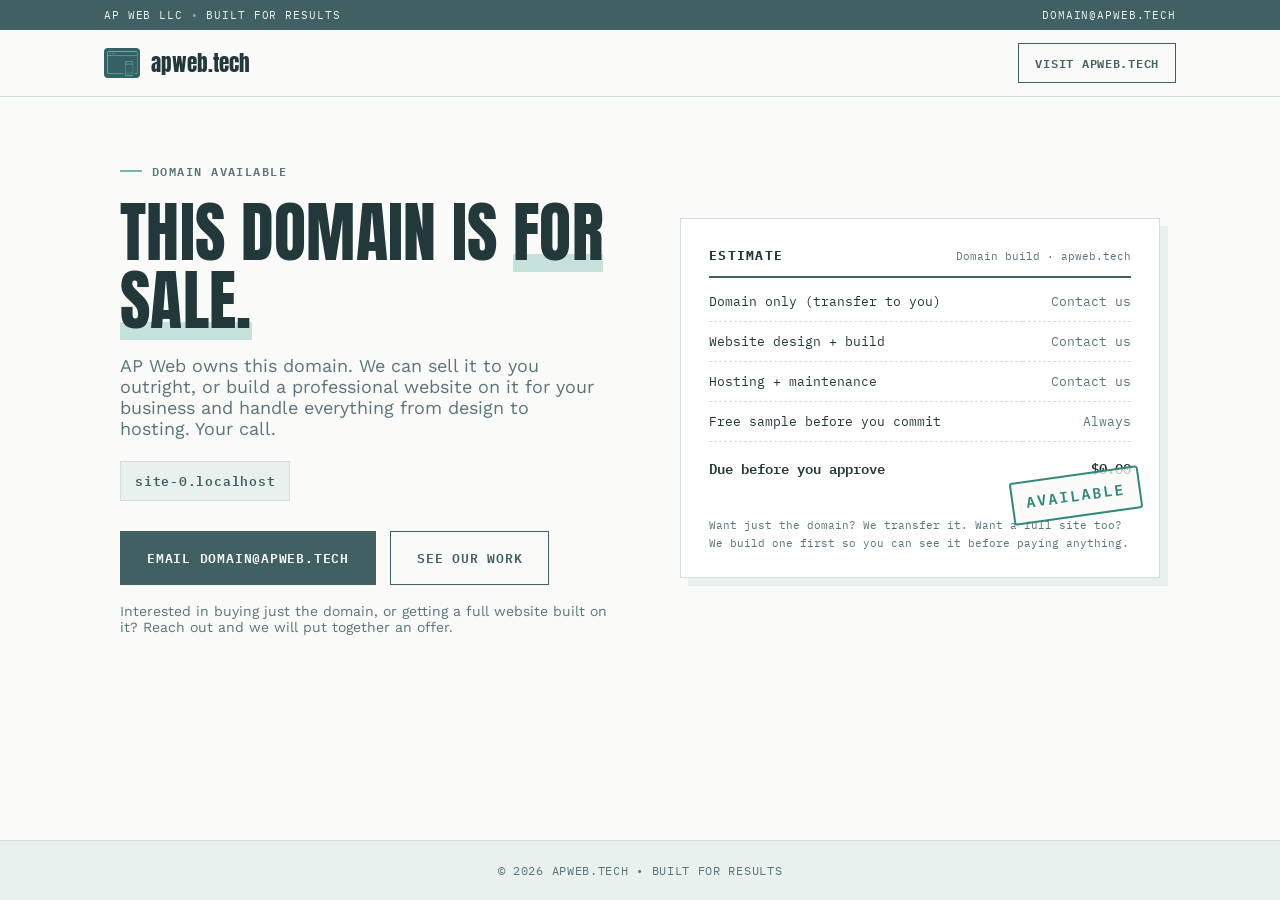
<file: domain/index.html>
<!DOCTYPE html>
<html lang="en">
<head>
<meta charset="UTF-8">
<meta name="viewport" content="width=device-width, initial-scale=1.0">
<title>Domain Available | apweb.tech</title>
<meta name="description" content="This domain is available. AP Web can build a professional website for it and get you online fast.">
<meta name="robots" content="noindex">
<link rel="canonical" href="https://apweb.tech/domain">
<link rel="icon" type="image/png" href="/logo-icon.png">
<link rel="preconnect" href="https://fonts.googleapis.com">
<link rel="preconnect" href="https://fonts.gstatic.com" crossorigin>
<link href="https://fonts.googleapis.com/css2?family=Anton&family=IBM+Plex+Mono:wght@400;500;600&family=Work+Sans:wght@400;500;600;700&display=swap" rel="stylesheet">
<script type="text/javascript">
    (function(c,l,a,r,i,t,y){
        c[a]=c[a]||function(){(c[a].q=c[a].q||[]).push(arguments)};
        t=l.createElement(r);t.async=1;t.src="https://www.clarity.ms/tag/"+i;
        y=l.getElementsByTagName(r)[0];y.parentNode.insertBefore(t,y);
    })(window, document, "clarity", "script", "wucybia216");
</script>
<style>
  :root{
    --paper:#FAFAF8;--ink:#22383B;--slate:#406063;--slate-soft:#5A757A;
    --teal:#6FB9AD;--teal-deep:#2F8A7A;--tint:#E9F1EF;--rule:#D3DEDC;
    --display:'Anton',sans-serif;--body:'Work Sans',sans-serif;--mono:'IBM Plex Mono',monospace;
  }
  *{margin:0;padding:0;box-sizing:border-box}
  body{
    font-family:var(--body);background:var(--paper);color:var(--ink);
    min-height:100vh;display:flex;flex-direction:column;
    -webkit-font-smoothing:antialiased;
  }
  ::selection{background:var(--slate);color:var(--paper)}
  a{color:inherit}

  .strip{background:var(--slate);color:#E9F1EF;font-family:var(--mono);font-size:11px;letter-spacing:.08em;text-transform:uppercase;padding:8px 0}
  .strip .wrap{max-width:1120px;margin:0 auto;padding:0 24px;display:flex;justify-content:space-between;gap:16px;flex-wrap:wrap}
  .strip .dot{color:var(--teal)}
  .strip a{color:inherit;text-decoration:none}

  header.site{background:var(--paper);border-bottom:1px solid var(--rule)}
  .nav{display:flex;align-items:center;justify-content:space-between;height:66px;max-width:1120px;margin:0 auto;padding:0 24px}
  .logo{font-family:var(--display);font-size:21px;text-decoration:none;display:flex;align-items:center;gap:11px;color:var(--ink)}
  .logo img{width:36px;height:auto;border-radius:4px}
  .back{
    font-family:var(--mono);font-size:12px;font-weight:600;letter-spacing:.06em;
    text-transform:uppercase;text-decoration:none;
    border:1.5px solid var(--slate);padding:9px 16px;color:var(--slate);
    transition:background .15s,color .15s;
  }
  .back:hover{background:var(--slate);color:var(--paper)}

  main{flex:1;padding:64px 24px}
  .wrap{max-width:1040px;margin:0 auto;display:grid;grid-template-columns:1.05fr 1fr;gap:56px;align-items:center}

  @keyframes rise{from{opacity:0;transform:translateY(20px)}to{opacity:1;transform:none}}
  @keyframes drawUnder{from{background-size:0% .28em}to{background-size:100% .28em}}
  @keyframes stampIn{
    0%{opacity:0;transform:rotate(-16deg) scale(1.9)}
    60%{opacity:1;transform:rotate(-8deg) scale(.94)}
    100%{opacity:1;transform:rotate(-8deg) scale(1)}
  }

  .eyebrow{
    font-family:var(--mono);font-size:12px;font-weight:600;
    letter-spacing:.12em;text-transform:uppercase;color:var(--slate-soft);
    display:flex;align-items:center;gap:10px;margin-bottom:18px;
    animation:rise .5s .05s ease both;
  }
  .eyebrow::before{content:"";width:22px;height:2px;background:var(--teal)}

  h1{
    font-family:var(--display);font-weight:400;text-transform:uppercase;
    font-size:clamp(42px,5.6vw,66px);line-height:1.03;letter-spacing:.005em;
    animation:rise .55s .15s ease both;
  }
  h1 .under{
    background:linear-gradient(rgba(111,185,173,.38),rgba(111,185,173,.38)) left 88% / 100% .28em no-repeat;
    animation:drawUnder .7s .7s ease both;
  }

  .lede{
    margin-top:20px;font-size:18px;color:var(--slate-soft);max-width:44ch;
    animation:rise .55s .28s ease both;
  }

  .domain-tag{
    display:inline-block;font-family:var(--mono);font-size:13px;font-weight:600;
    letter-spacing:.06em;background:var(--tint);border:1px solid var(--rule);
    padding:8px 14px;margin-top:22px;color:var(--slate);
    animation:rise .55s .4s ease both;
  }

  .actions{margin-top:30px;display:flex;gap:14px;flex-wrap:wrap;animation:rise .55s .5s ease both}
  .btn{
    font-family:var(--mono);font-size:13px;font-weight:600;letter-spacing:.06em;
    text-transform:uppercase;text-decoration:none;padding:15px 26px;
    border:1.5px solid var(--slate);transition:transform .12s,background .15s,color .15s;
  }
  .btn-solid{background:var(--slate);color:var(--paper)}
  .btn-solid:hover{transform:translateY(-2px)}
  .btn-ghost{color:var(--slate)}
  .btn-ghost:hover{background:var(--tint)}

  .ticket{
    background:#fff;border:1px solid var(--rule);
    box-shadow:8px 8px 0 var(--tint);
    padding:28px 28px 24px;font-family:var(--mono);
    position:relative;
    animation:rise .6s .28s ease both;
  }
  .ticket-head{
    display:flex;justify-content:space-between;align-items:baseline;
    border-bottom:2px solid var(--slate);padding-bottom:12px;
  }
  .ticket-head strong{font-size:13px;letter-spacing:.1em;text-transform:uppercase}
  .ticket-head span{font-size:11px;color:var(--slate-soft)}
  .ticket table{width:100%;border-collapse:collapse;font-size:13px;margin-top:4px}
  .ticket td{padding:11px 0;border-bottom:1px dashed var(--rule)}
  .ticket td:last-child{text-align:right;color:var(--slate-soft)}
  .ticket .total td{border-bottom:none;padding-top:14px;font-weight:600;font-size:14px}
  .ticket .total td:last-child{color:var(--ink)}
  .stamp{
    position:absolute;right:18px;bottom:60px;
    transform:rotate(-8deg);
    border:2.5px solid var(--teal-deep);color:var(--teal-deep);
    font-weight:600;font-size:15px;letter-spacing:.14em;text-transform:uppercase;
    padding:7px 13px;border-radius:3px;background:rgba(250,250,248,.75);
    animation:stampIn .45s 1s cubic-bezier(.2,1.4,.4,1) both;
    pointer-events:none;
  }
  .ticket-foot{margin-top:26px;font-size:11px;color:var(--slate-soft);line-height:1.7}

  footer{border-top:1px solid var(--rule);padding:22px 24px;text-align:center;font-family:var(--mono);font-size:11.5px;letter-spacing:.06em;text-transform:uppercase;color:var(--slate-soft);background:var(--tint)}

  @media (prefers-reduced-motion: reduce){
    .eyebrow,h1,.lede,.domain-tag,.actions,.ticket,.stamp,h1 .under{animation:none}
    .btn{transition:none}
  }
  @media (max-width:820px){
    .wrap{grid-template-columns:1fr;gap:44px}
    main{padding:44px 20px}
  }
</style>
</head>
<body>

<div class="strip">
  <div class="wrap">
    <span>AP Web LLC <span class="dot">&bull;</span> Built for results</span>
    <span><a href="mailto:domain@apweb.tech">domain@apweb.tech</a></span>
  </div>
</div>

<header class="site">
  <div class="nav">
    <a class="logo" href="/"><img src="/logo-icon.png" alt="AP Web logo"> apweb.tech</a>
    <a class="back" href="/">Visit apweb.tech</a>
  </div>
</header>

<main>
  <div class="wrap">
    <div>
      <div class="eyebrow">Domain available</div>
      <h1>This domain is <span class="under">for sale.</span></h1>
      <p class="lede">AP Web owns this domain. We can sell it to you outright, or build a professional website on it for your business and handle everything from design to hosting. Your call.</p>
      <span class="domain-tag" id="domainName">apweb.tech</span>
      <div class="actions">
        <a class="btn btn-solid" href="mailto:domain@apweb.tech?subject=Domain%20inquiry">Email domain@apweb.tech</a>
        <a class="btn btn-ghost" href="/">See our work</a>
      </div>
      <p style="margin-top:18px;font-size:14px;color:var(--slate-soft);">Interested in buying just the domain, or getting a full website built on it? Reach out and we will put together an offer.</p>
    </div>

    <aside class="ticket" aria-label="Domain estimate">
      <div class="ticket-head">
        <strong>Estimate</strong>
        <span>Domain build &middot; apweb.tech</span>
      </div>
      <table>
        <tr><td>Domain only (transfer to you)</td><td>Contact us</td></tr>
        <tr><td>Website design + build</td><td>Contact us</td></tr>
        <tr><td>Hosting + maintenance</td><td>Contact us</td></tr>
        <tr><td>Free sample before you commit</td><td>Always</td></tr>
        <tr class="total"><td>Due before you approve</td><td>$0.00</td></tr>
      </table>
      <div class="stamp">Available</div>
      <p class="ticket-foot">Want just the domain? We transfer it. Want a full site too? We build one first so you can see it before paying anything.</p>
    </aside>
  </div>
</main>

<footer>
  &copy; 2026 apweb.tech &bull; Built for results
</footer>

<script>
  // If served on a different domain that AP Web owns, show that hostname instead of the default.
  try {
    const host = window.location.hostname.replace(/^www\./, '');
    if (host && host !== 'apweb.tech' && host !== 'localhost') {
      document.getElementById('domainName').textContent = host;
      document.title = host + ' | Domain Available';
    }
  } catch (e) {}
</script>

</body>
</html>
</file>
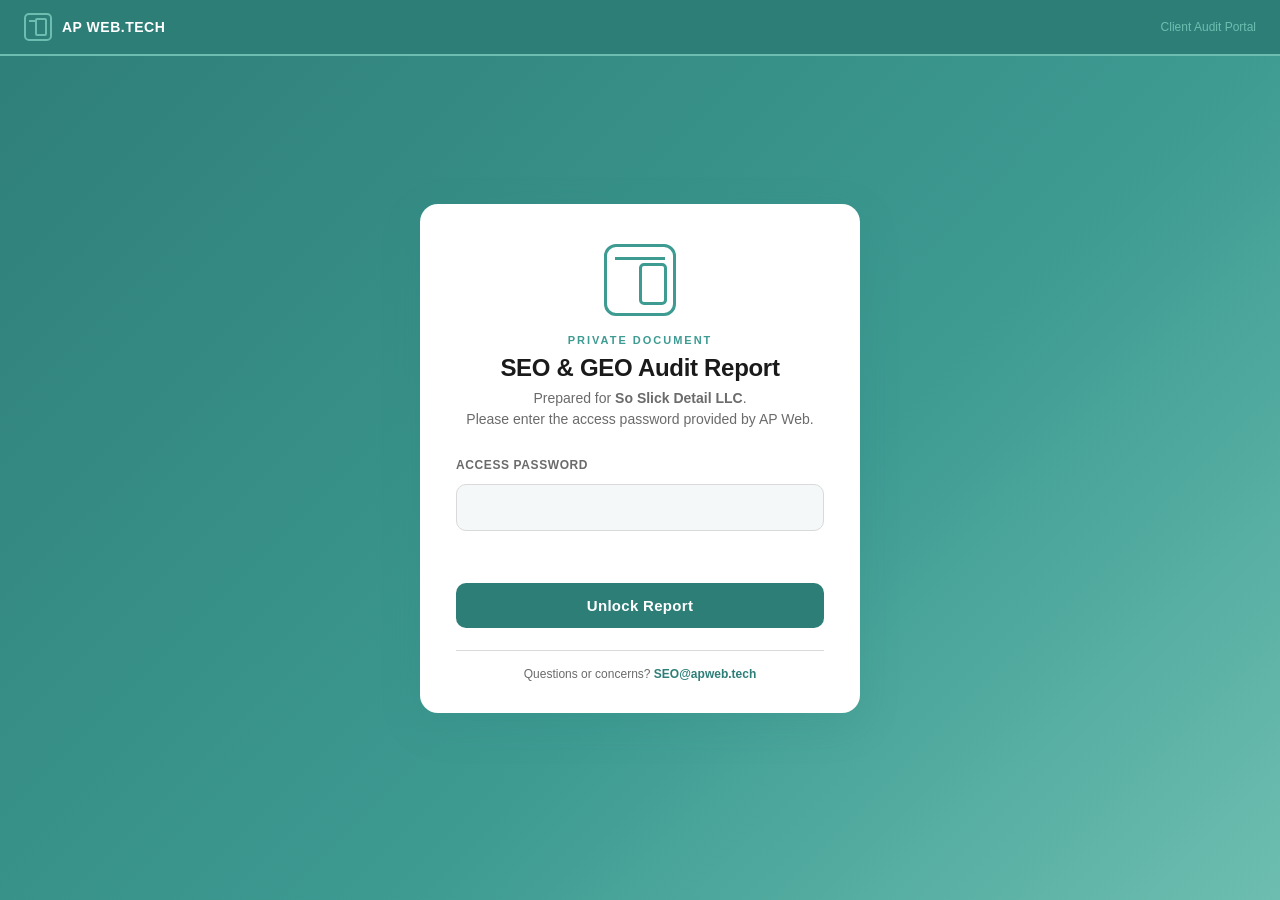
<file: audits/soslickdetail/index.html>
<!DOCTYPE html>
<html lang="en">
<head>
<meta charset="UTF-8" />
<meta name="viewport" content="width=device-width, initial-scale=1.0" />
<meta name="robots" content="noindex, nofollow" />
<title>AP Web | Client Audit Portal</title>
<link rel="icon" type="image/png" href="favicon.png" />
<style>
  :root {
    --teal-dark: #2E7E78;
    --teal: #3D9B92;
    --teal-light: #6DBEB0;
    --teal-tint: #E6F2F0;
    --ink: #1A1A1A;
    --ink-soft: #3A3A3A;
    --grey: #6B6B6B;
    --grey-light: #D9D9D9;
    --bg: #F5F8F8;
    --red: #D04444;
    --shadow: 0 12px 40px rgba(46, 126, 120, 0.18);
  }
  * { box-sizing: border-box; }
  html, body { margin: 0; padding: 0; height: 100%; }
  body {
    font-family: -apple-system, BlinkMacSystemFont, "Segoe UI", Roboto,
                 "Helvetica Neue", Arial, sans-serif;
    color: var(--ink);
    background: linear-gradient(135deg, var(--teal-dark) 0%, var(--teal) 60%, var(--teal-light) 100%);
    min-height: 100vh;
    -webkit-font-smoothing: antialiased;
  }

  /* ============ Header (shared) ============ */
  header.top {
    position: fixed;
    top: 0; left: 0; right: 0;
    height: 56px;
    background: var(--teal-dark);
    display: flex; align-items: center; justify-content: space-between;
    padding: 0 24px;
    z-index: 100;
    border-bottom: 2px solid var(--teal-light);
  }
  header.top .brand {
    display: flex; align-items: center; gap: 10px;
    color: white;
    font-weight: 700;
    letter-spacing: 0.5px;
    font-size: 14px;
  }
  header.top .brand .mark {
    width: 28px; height: 28px;
    border: 2px solid var(--teal-light);
    border-radius: 5px;
    position: relative;
    flex-shrink: 0;
  }
  header.top .brand .mark::before {
    content: ""; position: absolute;
    top: 5px; left: 3px; right: 3px; height: 2px;
    background: var(--teal-light);
  }
  header.top .brand .mark::after {
    content: ""; position: absolute;
    bottom: 3px; right: 3px;
    width: 8px; height: 14px;
    border: 2px solid var(--teal-light);
    border-radius: 2px;
    background: var(--teal-dark);
  }
  header.top .meta {
    color: var(--teal-light);
    font-size: 12px;
    font-weight: 500;
  }

  /* ============ Gate ============ */
  .gate-wrap {
    min-height: 100vh;
    padding-top: 56px;
    display: flex; align-items: center; justify-content: center;
    padding-bottom: 40px;
  }
  .gate {
    background: white;
    border-radius: 18px;
    box-shadow: var(--shadow);
    width: min(440px, calc(100% - 32px));
    padding: 40px 36px 32px;
    text-align: center;
  }
  .gate .logo-icon {
    width: 72px; height: 72px;
    margin: 0 auto 18px;
    border: 3px solid var(--teal);
    border-radius: 12px;
    position: relative;
  }
  .gate .logo-icon::before {
    content: ""; position: absolute;
    top: 10px; left: 8px; right: 8px; height: 3px;
    background: var(--teal);
  }
  .gate .logo-icon::after {
    content: ""; position: absolute;
    bottom: 8px; right: 6px;
    width: 22px; height: 36px;
    border: 3px solid var(--teal);
    border-radius: 5px;
    background: white;
  }
  .gate .eyebrow {
    font-size: 11px;
    letter-spacing: 2px;
    color: var(--teal);
    font-weight: 700;
    text-transform: uppercase;
    margin-bottom: 8px;
  }
  .gate h1 {
    margin: 0 0 6px;
    font-size: 24px;
    color: var(--ink);
    letter-spacing: -0.3px;
  }
  .gate .sub {
    color: var(--grey);
    font-size: 14px;
    margin-bottom: 28px;
    line-height: 1.5;
  }
  .gate form {
    display: flex; flex-direction: column; gap: 12px;
  }
  .gate label {
    text-align: left;
    font-size: 12px;
    font-weight: 600;
    color: var(--grey);
    text-transform: uppercase;
    letter-spacing: 0.6px;
  }
  .gate input[type="password"] {
    width: 100%;
    padding: 14px 16px;
    border: 1.5px solid var(--grey-light);
    border-radius: 10px;
    font-size: 15px;
    color: var(--ink);
    background: var(--bg);
    transition: border-color 0.15s, background 0.15s;
    font-family: inherit;
  }
  .gate input[type="password"]:focus {
    outline: none;
    border-color: var(--teal);
    background: white;
    box-shadow: 0 0 0 4px rgba(61, 155, 146, 0.12);
  }
  .gate button {
    margin-top: 6px;
    padding: 14px;
    border: 0;
    border-radius: 10px;
    background: var(--teal-dark);
    color: white;
    font-weight: 700;
    font-size: 15px;
    letter-spacing: 0.3px;
    cursor: pointer;
    transition: background 0.15s, transform 0.05s;
    font-family: inherit;
  }
  .gate button:hover { background: var(--teal); }
  .gate button:active { transform: translateY(1px); }
  .gate .err {
    color: var(--red);
    font-size: 13px;
    margin-top: 4px;
    text-align: left;
    min-height: 18px;
    font-weight: 500;
  }
  .gate .foot {
    margin-top: 22px;
    font-size: 12px;
    color: var(--grey);
    border-top: 1px solid var(--grey-light);
    padding-top: 16px;
  }
  .gate .foot a { color: var(--teal-dark); text-decoration: none; font-weight: 600; }
  .gate .foot a:hover { text-decoration: underline; }

  /* ============ Viewer ============ */
  .viewer { display: none; }
  .viewer.active { display: block; }
  .viewer-bar {
    position: fixed;
    top: 56px; left: 0; right: 0;
    height: 56px;
    background: white;
    border-bottom: 1px solid var(--grey-light);
    display: flex; align-items: center; justify-content: space-between;
    padding: 0 24px;
    z-index: 90;
  }
  .viewer-bar .title-block { display: flex; flex-direction: column; }
  .viewer-bar .title-block .t-eyebrow {
    font-size: 10px;
    letter-spacing: 1.4px;
    text-transform: uppercase;
    color: var(--teal);
    font-weight: 700;
  }
  .viewer-bar .title-block .t-title {
    font-size: 15px;
    font-weight: 700;
    color: var(--ink);
    line-height: 1.2;
  }
  .viewer-bar .actions { display: flex; gap: 10px; }
  .viewer-bar .actions a, .viewer-bar .actions button {
    text-decoration: none;
    background: var(--bg);
    color: var(--ink-soft);
    border: 1px solid var(--grey-light);
    border-radius: 8px;
    padding: 8px 14px;
    font-weight: 600;
    font-size: 13px;
    cursor: pointer;
    transition: background 0.15s, border-color 0.15s;
    font-family: inherit;
  }
  .viewer-bar .actions a:hover, .viewer-bar .actions button:hover {
    background: var(--teal-tint);
    border-color: var(--teal-light);
  }
  .viewer-bar .actions .primary {
    background: var(--teal-dark);
    color: white;
    border-color: var(--teal-dark);
  }
  .viewer-bar .actions .primary:hover {
    background: var(--teal);
    border-color: var(--teal);
  }
  .frame-wrap {
    position: fixed;
    top: 112px; left: 0; right: 0; bottom: 0;
    background: #2A2A2A;
    padding: 16px;
  }
  .frame-wrap iframe {
    width: 100%;
    height: 100%;
    border: 0;
    border-radius: 8px;
    background: white;
    box-shadow: 0 8px 30px rgba(0,0,0,0.4);
  }
  .frame-fallback {
    display: none;
    color: white;
    text-align: center;
    padding: 60px 20px;
  }
  .frame-fallback a {
    color: var(--teal-light);
    font-weight: 700;
  }

  /* small screens */
  @media (max-width: 640px) {
    .viewer-bar { padding: 0 14px; height: 64px; }
    .viewer-bar .title-block .t-title { font-size: 13px; }
    .viewer-bar .actions a, .viewer-bar .actions button { padding: 7px 10px; font-size: 12px; }
    .frame-wrap { top: 120px; padding: 8px; }
    .gate { padding: 32px 24px 24px; }
  }
</style>
</head>
<body>

<header class="top">
  <div class="brand">
    <span class="mark"></span>
    <span>AP WEB.TECH</span>
  </div>
  <div class="meta">Client Audit Portal</div>
</header>

<!-- ============ Gate ============ -->
<div class="gate-wrap" id="gateWrap">
  <div class="gate">
    <div class="logo-icon" aria-hidden="true"></div>
    <div class="eyebrow">Private Document</div>
    <h1>SEO &amp; GEO Audit Report</h1>
    <div class="sub">
      Prepared for <strong>So Slick Detail LLC</strong>.<br/>
      Please enter the access password provided by AP Web.
    </div>
    <form id="gateForm" autocomplete="off">
      <label for="pw">Access Password</label>
      <input id="pw" type="password" autocomplete="off" autocapitalize="off"
             autocorrect="off" spellcheck="false" required />
      <div class="err" id="err" role="alert"></div>
      <button type="submit">Unlock Report</button>
    </form>
    <div class="foot">
      Questions or concerns?
      <a href="mailto:SEO@apweb.tech">SEO@apweb.tech</a>
    </div>
  </div>
</div>

<!-- ============ Viewer ============ -->
<div class="viewer" id="viewer">
  <div class="viewer-bar">
    <div class="title-block">
      <span class="t-eyebrow">Prepared for So Slick Detail LLC</span>
      <span class="t-title">SEO &amp; GEO Audit Report</span>
    </div>
    <div class="actions">
      <a href="audit.pdf" download="So_Slick_Detail_SEO_GEO_Audit.pdf">Download</a>
      <a class="primary" href="audit.pdf" target="_blank" rel="noopener">Open in New Tab</a>
    </div>
  </div>
  <div class="frame-wrap">
    <iframe id="pdfFrame" title="So Slick Detail SEO & GEO Audit"></iframe>
    <div class="frame-fallback" id="fallback">
      <p>Your browser cannot display the PDF inline.</p>
      <p><a href="audit.pdf" target="_blank" rel="noopener">Open the report in a new tab.</a></p>
    </div>
  </div>
</div>

<script>
  // SHA-256 hash of the access password.
  // Password: SEOiscool2026
  const PASSWORD_HASH = "74e81f71eeb2d2923c576c0267155d54e23ea52cce3d11c755dfc3180fdfbebc";
  const PDF_PATH = "audit.pdf";

  async function sha256(text) {
    const buf = new TextEncoder().encode(text);
    const hash = await crypto.subtle.digest("SHA-256", buf);
    return Array.from(new Uint8Array(hash))
      .map(b => b.toString(16).padStart(2, "0"))
      .join("");
  }

  function unlock() {
    document.getElementById("gateWrap").style.display = "none";
    const viewer = document.getElementById("viewer");
    viewer.classList.add("active");
    const frame = document.getElementById("pdfFrame");
    // Use #toolbar=1&view=FitH to give a clean default
    frame.src = PDF_PATH + "#view=FitH";
    // Persist for this session so reloads don't re-prompt
    try { sessionStorage.setItem("apweb_audit_unlocked", "1"); } catch (e) {}
    // Fallback if iframe fails
    frame.addEventListener("error", () => {
      frame.style.display = "none";
      document.getElementById("fallback").style.display = "block";
    });
  }

  document.getElementById("gateForm").addEventListener("submit", async (e) => {
    e.preventDefault();
    const pw = document.getElementById("pw").value;
    const err = document.getElementById("err");
    err.textContent = "";
    if (!pw) return;
    const h = await sha256(pw);
    if (h === PASSWORD_HASH) {
      unlock();
    } else {
      err.textContent = "Incorrect password. Please try again or contact SEO@apweb.tech.";
      document.getElementById("pw").select();
    }
  });

  // Auto-unlock within the same browser session
  try {
    if (sessionStorage.getItem("apweb_audit_unlocked") === "1") {
      unlock();
    }
  } catch (e) {}

  // Block PDF path from being shown in document title
  document.title = "AP Web | Client Audit Portal";
</script>

</body>
</html>
</file>
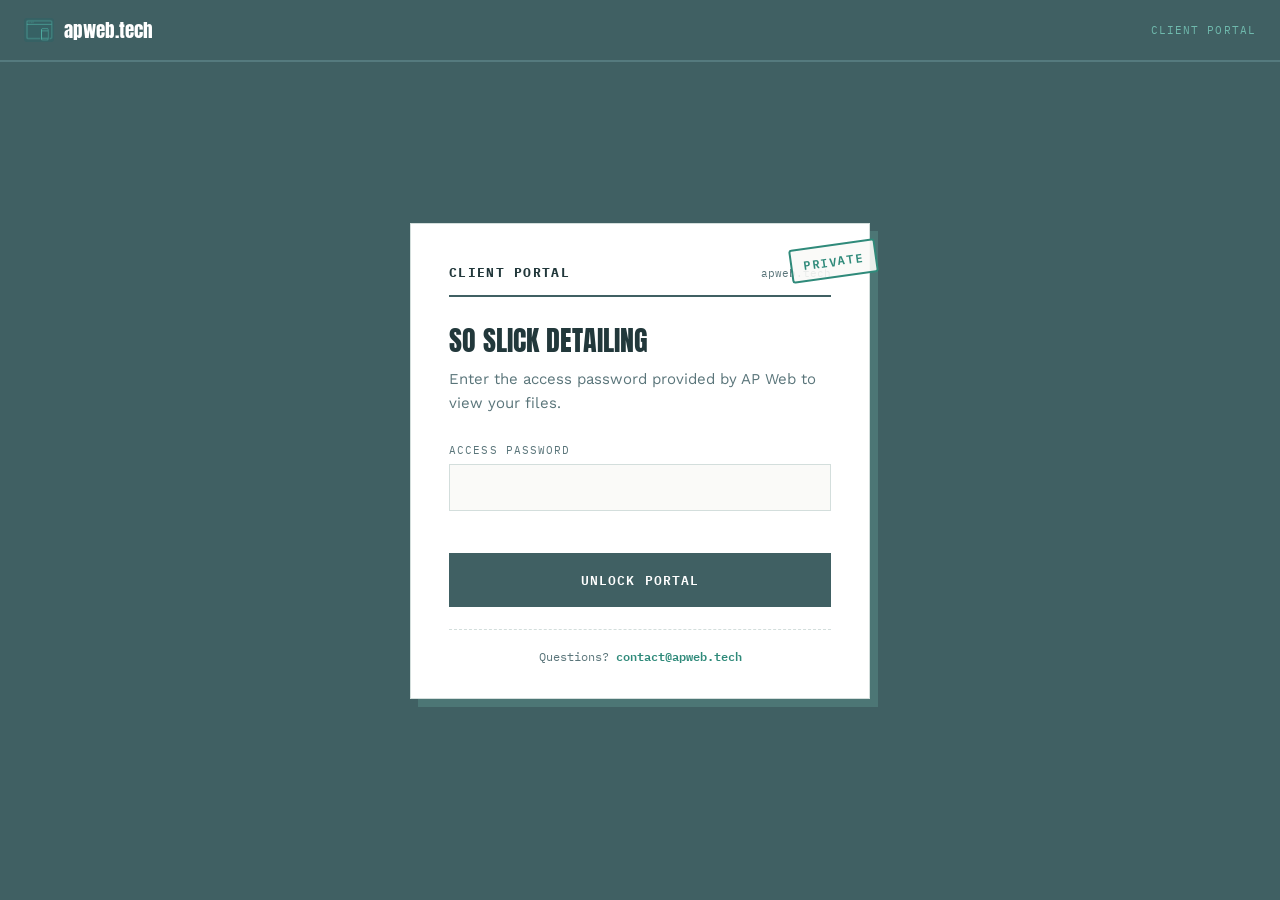
<file: client/soslick/index.html>
<!DOCTYPE html>
<html lang="en">
<head>
<meta charset="UTF-8">
<meta name="viewport" content="width=device-width, initial-scale=1.0">
<meta name="robots" content="noindex, nofollow">
<title>AP Web | So Slick Detailing – Client Portal</title>
<link rel="icon" type="image/png" href="/logo-icon.png">
<link rel="preconnect" href="https://fonts.googleapis.com">
<link rel="preconnect" href="https://fonts.gstatic.com" crossorigin>
<link href="https://fonts.googleapis.com/css2?family=Anton&family=IBM+Plex+Mono:wght@400;500;600&family=Work+Sans:wght@400;500;600;700&display=swap" rel="stylesheet">
<script type="text/javascript">
    (function(c,l,a,r,i,t,y){
        c[a]=c[a]||function(){(c[a].q=c[a].q||[]).push(arguments)};
        t=l.createElement(r);t.async=1;t.src="https://www.clarity.ms/tag/"+i;
        y=l.getElementsByTagName(r)[0];y.parentNode.insertBefore(t,y);
    })(window, document, "clarity", "script", "wucybia216");
</script>
<style>
  :root{
    --paper:#FAFAF8;--ink:#22383B;--slate:#406063;--slate-soft:#5A757A;
    --teal:#6FB9AD;--teal-deep:#2F8A7A;--tint:#E9F1EF;--rule:#D3DEDC;
    --red:#B04632;--green:#2F8A7A;
    --display:'Anton',sans-serif;--body:'Work Sans',sans-serif;--mono:'IBM Plex Mono',monospace;
    --header-h:62px;--bar-h:52px;
  }
  *{box-sizing:border-box;margin:0;padding:0}
  html,body{height:100%}
  body{font-family:var(--body);color:var(--ink);background:var(--paper);-webkit-font-smoothing:antialiased}
  ::selection{background:var(--slate);color:var(--paper)}

  /* ── Header ── */
  header.site{
    position:fixed;top:0;left:0;right:0;height:var(--header-h);z-index:200;
    background:var(--slate);border-bottom:2px solid #557A7E;
    display:flex;align-items:center;justify-content:space-between;padding:0 24px;
  }
  .logo{font-family:var(--display);font-size:19px;color:#fff;text-decoration:none;display:flex;align-items:center;gap:10px}
  .logo img{width:30px;height:auto;border-radius:3px}
  .header-meta{font-family:var(--mono);font-size:11px;letter-spacing:.1em;text-transform:uppercase;color:var(--teal)}

  /* ── Gate ── */
  #gateWrap{
    min-height:100vh;padding-top:var(--header-h);
    background:var(--slate);
    display:flex;align-items:center;justify-content:center;padding-bottom:40px;
  }
  .gate{
    background:#fff;border:1px solid var(--rule);
    box-shadow:8px 8px 0 rgba(111,185,173,.25);
    width:min(460px,calc(100% - 32px));padding:40px 38px 32px;
    font-family:var(--mono);position:relative;
  }
  .gate-head{
    border-bottom:2px solid var(--slate);padding-bottom:14px;margin-bottom:22px;
    display:flex;justify-content:space-between;align-items:baseline;
  }
  .gate-head strong{font-size:13px;letter-spacing:.1em;text-transform:uppercase}
  .gate-head span{font-size:11px;color:var(--slate-soft)}
  .gate-stamp{
    position:absolute;top:20px;right:-8px;transform:rotate(-8deg);
    border:2.5px solid var(--teal-deep);color:var(--teal-deep);
    font-weight:600;font-size:12px;letter-spacing:.14em;text-transform:uppercase;
    padding:5px 11px;border-radius:3px;background:rgba(250,250,248,.9);
  }
  .gate h1{font-family:var(--display);font-size:28px;text-transform:uppercase;font-weight:400;margin-bottom:6px}
  .gate .sub{font-family:var(--body);font-size:15px;color:var(--slate-soft);margin-bottom:28px;line-height:1.6}
  .field{margin-bottom:14px}
  .field label{display:block;font-size:11px;letter-spacing:.1em;text-transform:uppercase;color:var(--slate-soft);margin-bottom:7px}
  .field input[type="password"]{
    width:100%;border:1.5px solid var(--rule);background:var(--paper);
    font-family:var(--body);font-size:16px;padding:13px 14px;color:var(--ink);
    transition:border-color .15s,outline .15s;
  }
  .field input[type="password"]:focus{outline:2px solid var(--teal-deep);outline-offset:1px;border-color:var(--teal-deep)}
  .err{color:var(--red);font-family:var(--mono);font-size:12px;margin-top:6px;min-height:18px;letter-spacing:.02em}
  .gate button[type="submit"]{
    width:100%;margin-top:10px;padding:15px;border:1.5px solid var(--slate);
    background:var(--slate);color:#fff;font-family:var(--mono);font-size:13px;
    font-weight:600;letter-spacing:.08em;text-transform:uppercase;cursor:pointer;
    transition:transform .12s,background .15s;
  }
  .gate button[type="submit"]:hover{transform:translateY(-2px)}
  .gate-foot{
    margin-top:22px;font-size:12px;color:var(--slate-soft);
    border-top:1px dashed var(--rule);padding-top:16px;text-align:center;
  }
  .gate-foot a{color:var(--teal-deep);font-weight:600;text-decoration:none}
  .gate-foot a:hover{text-decoration:underline}

  /* ── Sub-bar (explorer + viewer) ── */
  .sub-bar{
    position:fixed;top:var(--header-h);left:0;right:0;height:var(--bar-h);z-index:150;
    background:var(--paper);border-bottom:1px solid var(--rule);
    display:flex;align-items:center;justify-content:space-between;padding:0 24px;
    box-shadow:0 2px 8px rgba(34,56,59,.06);
  }
  .sub-bar .info .label{font-family:var(--mono);font-size:10px;letter-spacing:.12em;text-transform:uppercase;color:var(--teal-deep);font-weight:600}
  .sub-bar .info .title{font-family:var(--body);font-size:15px;font-weight:700;color:var(--ink);line-height:1.2}
  .sub-bar-right{display:flex;gap:8px;align-items:center}
  .lock-btn,.back-btn{
    font-family:var(--mono);font-size:12px;font-weight:600;letter-spacing:.06em;text-transform:uppercase;
    background:transparent;color:var(--slate-soft);border:1.5px solid var(--rule);
    padding:7px 14px;cursor:pointer;transition:border-color .15s,color .15s,background .15s;
  }
  .lock-btn:hover,.back-btn:hover{border-color:var(--slate);color:var(--ink);background:var(--tint)}
  .dl-btn{
    font-family:var(--mono);font-size:12px;font-weight:600;letter-spacing:.06em;text-transform:uppercase;
    text-decoration:none;background:var(--slate);color:#fff;border:1.5px solid var(--slate);
    padding:7px 14px;transition:transform .12s;
  }
  .dl-btn:hover{transform:translateY(-1px)}

  /* ── Explorer body ── */
  #explorer{display:none}
  #explorer.active{display:block}
  .exp-body{
    padding-top:calc(var(--header-h) + var(--bar-h) + 28px);
    padding-bottom:48px;min-height:100vh;background:var(--tint);
  }
  .exp-inner{max-width:880px;margin:0 auto;padding:0 20px}

  .exp-loading{
    display:flex;flex-direction:column;align-items:center;gap:14px;
    padding:80px 20px;color:var(--slate-soft);font-family:var(--mono);font-size:13px;letter-spacing:.08em;
  }
  .spinner{
    width:32px;height:32px;border:2.5px solid var(--rule);
    border-top-color:var(--teal-deep);border-radius:50%;animation:spin .7s linear infinite;
  }
  @keyframes spin{to{transform:rotate(360deg)}}

  .file-table{background:#fff;border:1px solid var(--rule);box-shadow:4px 4px 0 rgba(111,185,173,.18)}
  .file-header{
    display:grid;grid-template-columns:1fr 100px 160px;
    padding:11px 20px;background:var(--tint);border-bottom:2px solid var(--slate);
    font-family:var(--mono);font-size:11px;font-weight:600;color:var(--slate);
    text-transform:uppercase;letter-spacing:.1em;
  }
  .file-row{
    display:grid;grid-template-columns:1fr 100px 160px;
    padding:14px 20px;border-bottom:1px solid var(--tint);
    align-items:center;transition:background .12s;
  }
  .file-row:last-child{border-bottom:none}
  .file-row:hover{background:var(--tint)}
  .file-name{display:flex;align-items:center;gap:12px;min-width:0}
  .file-icon{font-size:20px;flex-shrink:0;line-height:1}
  .file-text{min-width:0}
  .fname{font-weight:600;font-size:14px;color:var(--ink);white-space:nowrap;overflow:hidden;text-overflow:ellipsis}
  .fext{font-family:var(--mono);font-size:11px;color:var(--slate-soft);text-transform:uppercase;letter-spacing:.06em;margin-top:2px}
  .file-size{font-family:var(--mono);font-size:13px;color:var(--slate-soft)}
  .file-actions{display:flex;gap:8px;justify-content:flex-end}
  .btn-view,.btn-dl{
    font-family:var(--mono);font-size:11px;font-weight:600;letter-spacing:.06em;text-transform:uppercase;
    text-decoration:none;border:1.5px solid var(--rule);padding:7px 12px;cursor:pointer;
    background:transparent;transition:background .13s,color .13s,border-color .13s;
  }
  .btn-view{background:var(--slate);color:#fff;border-color:var(--slate)}
  .btn-view:hover{background:var(--teal-deep);border-color:var(--teal-deep)}
  .btn-dl:hover{background:var(--tint);border-color:var(--teal)}
  .empty-state{padding:60px 20px;text-align:center;color:var(--slate-soft);font-size:15px}
  .empty-state .big{font-size:40px;margin-bottom:12px}
  .exp-error{
    background:#fff;border:1px solid var(--rule);box-shadow:4px 4px 0 rgba(111,185,173,.18);
    padding:36px;text-align:center;color:var(--slate-soft);font-size:14px;
  }
  .exp-error strong{color:var(--ink);display:block;margin-bottom:8px;font-size:16px;font-family:var(--display);text-transform:uppercase}

  /* ── Viewer ── */
  #viewer{display:none}
  #viewer.active{display:block}
  .frame-wrap{
    position:fixed;top:calc(var(--header-h) + var(--bar-h));left:0;right:0;bottom:0;
    background:#22383B;padding:16px;overflow:auto;-webkit-overflow-scrolling:touch;
  }
  .frame-wrap object,.frame-wrap embed,.frame-wrap img.inline-img{
    width:100%;height:100%;border:0;background:#fff;box-shadow:0 8px 30px rgba(0,0,0,.4);display:block;
  }
  .frame-wrap img.inline-img{object-fit:contain;background:#1A2628}

  /* ── Responsive ── */
  @media(max-width:640px){
    .file-header{grid-template-columns:1fr 110px}
    .file-row{grid-template-columns:1fr 110px}
    .file-size{display:none}
    .file-header .h-size{display:none}
    .sub-bar .info .title{max-width:160px;white-space:nowrap;overflow:hidden;text-overflow:ellipsis}
    .exp-inner{padding:0 12px}
    .frame-wrap{padding:0;background:#fff}
    .frame-wrap object,.frame-wrap embed{border-radius:0;box-shadow:none}
    header.site{padding:0 16px}
  }
</style>
</head>
<body>

<header class="site">
  <a class="logo" href="/"><img src="/logo-icon.png" alt="AP Web logo"> apweb.tech</a>
  <div class="header-meta" id="headerMeta">Client Portal</div>
</header>

<!-- Gate -->
<div id="gateWrap">
  <div class="gate">
    <div class="gate-head">
      <strong>Client Portal</strong>
      <span>apweb.tech</span>
    </div>
    <div class="gate-stamp">Private</div>
    <h1>So Slick Detailing</h1>
    <p class="sub">Enter the access password provided by AP Web to view your files.</p>
    <form id="gateForm" autocomplete="off">
      <div class="field">
        <label for="pw">Access password</label>
        <input id="pw" type="password" autocomplete="off" autocapitalize="off" autocorrect="off" spellcheck="false" required>
      </div>
      <div class="err" id="err" role="alert"></div>
      <button type="submit">Unlock portal</button>
    </form>
    <div class="gate-foot">Questions? <a href="mailto:contact@apweb.tech">contact@apweb.tech</a></div>
  </div>
</div>

<!-- Explorer -->
<div id="explorer">
  <div class="sub-bar">
    <div class="info">
      <div class="label">Client Files</div>
      <div class="title" id="expTitle">So Slick Detailing</div>
    </div>
    <div class="sub-bar-right">
      <button class="lock-btn" onclick="lockPortal()">Lock</button>
    </div>
  </div>
  <div class="exp-body">
    <div class="exp-inner" id="expInner">
      <div class="exp-loading"><div class="spinner"></div><span>Loading your files&hellip;</span></div>
    </div>
  </div>
</div>

<!-- Viewer -->
<div id="viewer">
  <div class="sub-bar">
    <div class="info">
      <div class="label">Viewing file</div>
      <div class="title" id="viewerName"></div>
    </div>
    <div class="sub-bar-right">
      <button class="back-btn" onclick="closeViewer()">Back to files</button>
      <a class="dl-btn" id="viewerDl" href="#" download>Download</a>
      <a class="dl-btn" id="viewerNew" href="#" target="_blank" rel="noopener">Open tab</a>
    </div>
  </div>
  <div class="frame-wrap" id="frameWrap"></div>
</div>

<script>
// ── Config ────────────────────────────────────────────────────────────────────
const CFG = {
  clientName:   "So Slick Detailing",
  clientShort:  "soslick",
  githubRepo:   "preetk0702/ap",
  // SHA-256 of password. Current password: soslick26$
  passwordHash: "b7875a64b963d2cb0015f89138a3e028812e3d1cdd8c660a0364eac068055934",
  sessionKey:   "apweb_unlocked_soslick",
};
const GITHUB_API = `https://api.github.com/repos/${CFG.githubRepo}/contents/client/${CFG.clientShort}`;

// ── Helpers ───────────────────────────────────────────────────────────────────
async function sha256(text) {
  const buf = new TextEncoder().encode(text);
  const hash = await crypto.subtle.digest("SHA-256", buf);
  return Array.from(new Uint8Array(hash)).map(b => b.toString(16).padStart(2,"0")).join("");
}

function fileIcon(name) {
  const ext = name.split(".").pop().toLowerCase();
  const map = {
    pdf:"📄", png:"🖼️", jpg:"🖼️", jpeg:"🖼️", gif:"🖼️", webp:"🖼️", svg:"🖼️",
    mp4:"🎬", mov:"🎬", avi:"🎬", mkv:"🎬",
    mp3:"🎵", wav:"🎵", m4a:"🎵",
    doc:"📝", docx:"📝", txt:"📝",
    xls:"📊", xlsx:"📊", csv:"📊",
    zip:"📦", rar:"📦", "7z":"📦",
    ppt:"📋", pptx:"📋",
  };
  return map[ext] || "📎";
}

function fileLabel(name) {
  const ext = name.split(".").pop().toLowerCase();
  const labels = {
    pdf:"PDF Document", png:"PNG Image", jpg:"JPEG Image", jpeg:"JPEG Image",
    gif:"GIF Image", webp:"WebP Image", svg:"SVG Image",
    mp4:"MP4 Video", mov:"QuickTime Video", doc:"Word Document", docx:"Word Document",
    xls:"Excel Spreadsheet", xlsx:"Excel Spreadsheet", csv:"CSV Spreadsheet",
    ppt:"PowerPoint", pptx:"PowerPoint", zip:"ZIP Archive", txt:"Text File",
  };
  return labels[ext] || ext.toUpperCase() + " File";
}

function isViewable(name) {
  return ["pdf","png","jpg","jpeg","gif","webp","svg"].includes(name.split(".").pop().toLowerCase());
}

function isImage(name) {
  return ["png","jpg","jpeg","gif","webp","svg"].includes(name.split(".").pop().toLowerCase());
}

function formatSize(bytes) {
  if (!bytes) return "—";
  if (bytes < 1024) return bytes + " B";
  if (bytes < 1024*1024) return (bytes/1024).toFixed(1) + " KB";
  return (bytes/(1024*1024)).toFixed(1) + " MB";
}

function esc(str) {
  return String(str).replace(/&/g,"&amp;").replace(/"/g,"&quot;").replace(/</g,"&lt;").replace(/>/g,"&gt;");
}

// ── Gate ──────────────────────────────────────────────────────────────────────
document.getElementById("gateForm").addEventListener("submit", async (e) => {
  e.preventDefault();
  const pw = document.getElementById("pw").value;
  const err = document.getElementById("err");
  err.textContent = "";
  if (!pw) return;

  const h = await sha256(pw);
  if (h === CFG.passwordHash) {
    try { sessionStorage.setItem(CFG.sessionKey, "1"); } catch(e) {}
    showExplorer();
  } else {
    err.textContent = "Incorrect password. Contact contact@apweb.tech for help.";
    document.getElementById("pw").select();
  }
});

try {
  if (sessionStorage.getItem(CFG.sessionKey) === "1") showExplorer();
} catch(e) {}

// ── Explorer ──────────────────────────────────────────────────────────────────
function showExplorer() {
  document.getElementById("gateWrap").style.display = "none";
  document.getElementById("viewer").classList.remove("active");
  document.getElementById("viewer").style.display = "none";
  document.getElementById("explorer").style.display = "block";
  document.getElementById("explorer").classList.add("active");
  document.getElementById("headerMeta").textContent = CFG.clientName;
  loadFiles();
}

async function loadFiles() {
  const inner = document.getElementById("expInner");
  inner.innerHTML = `<div class="exp-loading"><div class="spinner"></div><span>Loading your files&hellip;</span></div>`;

  try {
    const res = await fetch(GITHUB_API, { headers: { "Accept": "application/vnd.github.v3+json" } });
    if (!res.ok) throw new Error(`GitHub API ${res.status}`);
    const items = await res.json();

    const files = items.filter(f => f.type === "file" && f.name !== "index.html" && !f.name.startsWith("."));
    files.sort((a,b) => a.name.localeCompare(b.name));

    if (files.length === 0) {
      inner.innerHTML = `<div class="file-table"><div class="empty-state"><div class="big">📂</div><strong>No files yet</strong><br>Files uploaded to this folder will appear here.</div></div>`;
      return;
    }

    let rows = files.map(f => {
      const viewable = isViewable(f.name);
      const rawUrl   = f.download_url;
      const viewBtn  = viewable
        ? `<button class="btn-view" onclick="openViewer('${esc(f.name)}','${esc(rawUrl)}')">View</button>`
        : "";
      return `
        <div class="file-row">
          <div class="file-name">
            <span class="file-icon">${fileIcon(f.name)}</span>
            <div class="file-text">
              <div class="fname">${esc(f.name)}</div>
              <div class="fext">${fileLabel(f.name)}</div>
            </div>
          </div>
          <div class="file-size h-size">${formatSize(f.size)}</div>
          <div class="file-actions">${viewBtn}<a class="btn-dl" href="${esc(rawUrl)}" download="${esc(f.name)}">Download</a></div>
        </div>`;
    }).join("");

    inner.innerHTML = `
      <div class="file-table">
        <div class="file-header"><div>Name</div><div class="h-size">Size</div><div></div></div>
        ${rows}
      </div>`;

  } catch (err) {
    inner.innerHTML = `
      <div class="exp-error">
        <strong>Couldn't load files</strong>
        Could not reach the file list. Check your connection and try refreshing.
        <br><br><button class="btn-view" onclick="loadFiles()" style="border:0;cursor:pointer;">Retry</button>
      </div>`;
    console.error(err);
  }
}

function lockPortal() {
  try { sessionStorage.removeItem(CFG.sessionKey); } catch(e) {}
  document.getElementById("explorer").classList.remove("active");
  document.getElementById("explorer").style.display = "none";
  document.getElementById("gateWrap").style.display = "flex";
  document.getElementById("pw").value = "";
  document.getElementById("err").textContent = "";
}

// ── Viewer ────────────────────────────────────────────────────────────────────
function openViewer(name, url) {
  document.getElementById("explorer").style.display = "none";
  document.getElementById("viewer").style.display = "block";
  document.getElementById("viewer").classList.add("active");
  document.getElementById("viewerName").textContent = name;
  document.getElementById("viewerDl").href = url;
  document.getElementById("viewerDl").download = name;
  document.getElementById("viewerNew").href = url;

  const wrap = document.getElementById("frameWrap");
  if (isImage(name)) {
    wrap.innerHTML = `<img class="inline-img" src="${esc(url)}" alt="${esc(name)}">`;
  } else {
    wrap.innerHTML = `
      <object data="${esc(url)}#view=FitH" type="application/pdf" title="${esc(name)}">
        <embed src="${esc(url)}#view=FitH" type="application/pdf">
        <p style="color:#fff;text-align:center;padding:40px">Your browser can't show this inline. <a href="${esc(url)}" target="_blank" style="color:var(--teal)">Open in a new tab →</a></p>
      </object>`;
  }
}

function closeViewer() {
  document.getElementById("viewer").classList.remove("active");
  document.getElementById("viewer").style.display = "none";
  document.getElementById("frameWrap").innerHTML = "";
  showExplorer();
}
</script>
</body>
</html>
</file>
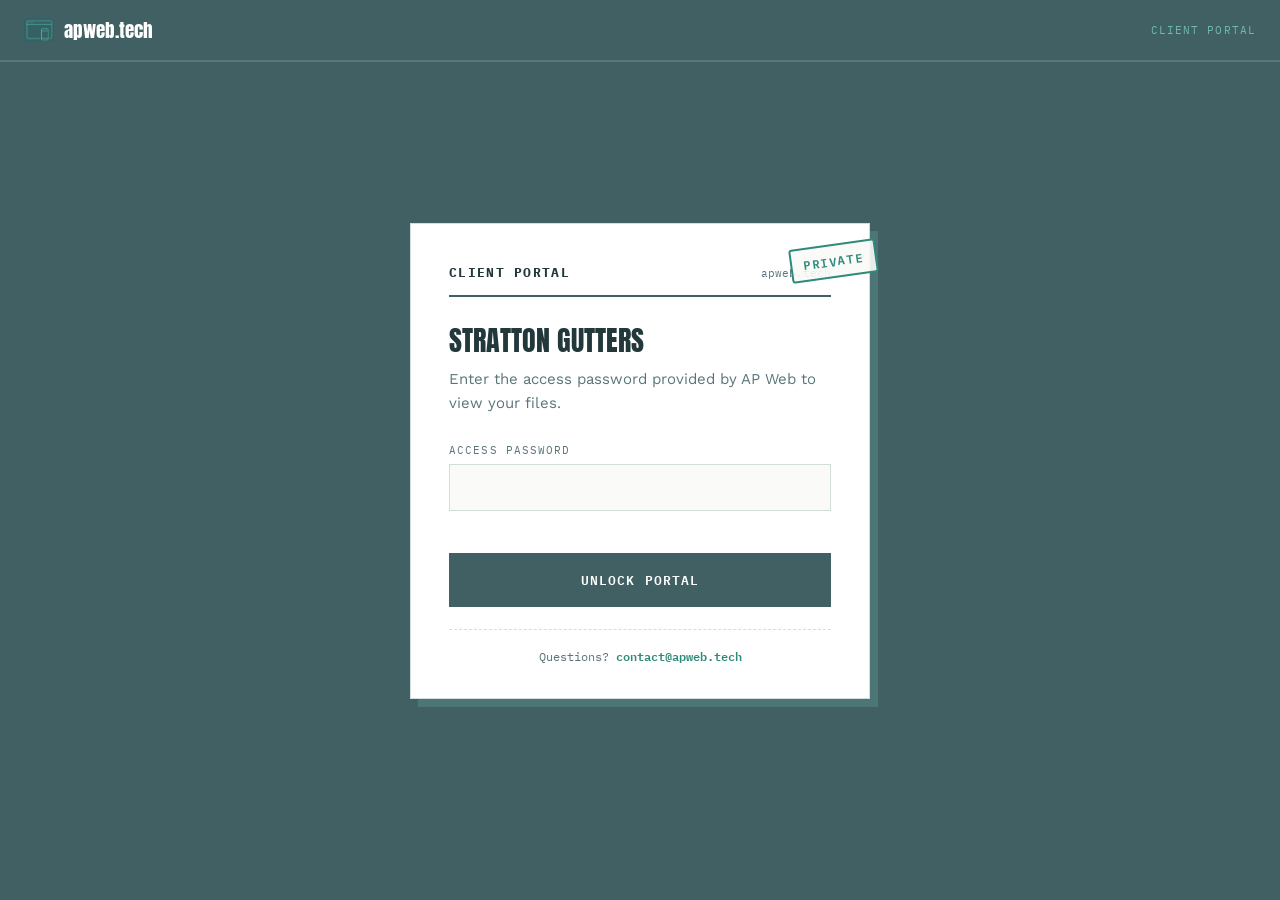
<file: client/strattongutters/index.html>
<!DOCTYPE html>
<html lang="en">
<head>
<meta charset="UTF-8">
<meta name="viewport" content="width=device-width, initial-scale=1.0">
<meta name="robots" content="noindex, nofollow">
<title>AP Web | Stratton Gutters – Client Portal</title>
<link rel="icon" type="image/png" href="/logo-icon.png">
<link rel="preconnect" href="https://fonts.googleapis.com">
<link rel="preconnect" href="https://fonts.gstatic.com" crossorigin>
<link href="https://fonts.googleapis.com/css2?family=Anton&family=IBM+Plex+Mono:wght@400;500;600&family=Work+Sans:wght@400;500;600;700&display=swap" rel="stylesheet">
<script type="text/javascript">
    (function(c,l,a,r,i,t,y){
        c[a]=c[a]||function(){(c[a].q=c[a].q||[]).push(arguments)};
        t=l.createElement(r);t.async=1;t.src="https://www.clarity.ms/tag/"+i;
        y=l.getElementsByTagName(r)[0];y.parentNode.insertBefore(t,y);
    })(window, document, "clarity", "script", "wucybia216");
</script>
<style>
  :root{
    --paper:#FAFAF8;--ink:#22383B;--slate:#406063;--slate-soft:#5A757A;
    --teal:#6FB9AD;--teal-deep:#2F8A7A;--tint:#E9F1EF;--rule:#D3DEDC;
    --red:#B04632;--green:#2F8A7A;
    --display:'Anton',sans-serif;--body:'Work Sans',sans-serif;--mono:'IBM Plex Mono',monospace;
    --header-h:62px;--bar-h:52px;
  }
  *{box-sizing:border-box;margin:0;padding:0}
  html,body{height:100%}
  body{font-family:var(--body);color:var(--ink);background:var(--paper);-webkit-font-smoothing:antialiased}
  ::selection{background:var(--slate);color:var(--paper)}

  /* ── Header ── */
  header.site{
    position:fixed;top:0;left:0;right:0;height:var(--header-h);z-index:200;
    background:var(--slate);border-bottom:2px solid #557A7E;
    display:flex;align-items:center;justify-content:space-between;padding:0 24px;
  }
  .logo{font-family:var(--display);font-size:19px;color:#fff;text-decoration:none;display:flex;align-items:center;gap:10px}
  .logo img{width:30px;height:auto;border-radius:3px}
  .header-meta{font-family:var(--mono);font-size:11px;letter-spacing:.1em;text-transform:uppercase;color:var(--teal)}

  /* ── Gate ── */
  #gateWrap{
    min-height:100vh;padding-top:var(--header-h);
    background:var(--slate);
    display:flex;align-items:center;justify-content:center;padding-bottom:40px;
  }
  .gate{
    background:#fff;border:1px solid var(--rule);
    box-shadow:8px 8px 0 rgba(111,185,173,.25);
    width:min(460px,calc(100% - 32px));padding:40px 38px 32px;
    font-family:var(--mono);position:relative;
  }
  .gate-head{
    border-bottom:2px solid var(--slate);padding-bottom:14px;margin-bottom:22px;
    display:flex;justify-content:space-between;align-items:baseline;
  }
  .gate-head strong{font-size:13px;letter-spacing:.1em;text-transform:uppercase}
  .gate-head span{font-size:11px;color:var(--slate-soft)}
  .gate-stamp{
    position:absolute;top:20px;right:-8px;transform:rotate(-8deg);
    border:2.5px solid var(--teal-deep);color:var(--teal-deep);
    font-weight:600;font-size:12px;letter-spacing:.14em;text-transform:uppercase;
    padding:5px 11px;border-radius:3px;background:rgba(250,250,248,.9);
  }
  .gate h1{font-family:var(--display);font-size:28px;text-transform:uppercase;font-weight:400;margin-bottom:6px}
  .gate .sub{font-family:var(--body);font-size:15px;color:var(--slate-soft);margin-bottom:28px;line-height:1.6}
  .field{margin-bottom:14px}
  .field label{display:block;font-size:11px;letter-spacing:.1em;text-transform:uppercase;color:var(--slate-soft);margin-bottom:7px}
  .field input[type="password"]{
    width:100%;border:1.5px solid var(--rule);background:var(--paper);
    font-family:var(--body);font-size:16px;padding:13px 14px;color:var(--ink);
    transition:border-color .15s,outline .15s;
  }
  .field input[type="password"]:focus{outline:2px solid var(--teal-deep);outline-offset:1px;border-color:var(--teal-deep)}
  .err{color:var(--red);font-family:var(--mono);font-size:12px;margin-top:6px;min-height:18px;letter-spacing:.02em}
  .gate button[type="submit"]{
    width:100%;margin-top:10px;padding:15px;border:1.5px solid var(--slate);
    background:var(--slate);color:#fff;font-family:var(--mono);font-size:13px;
    font-weight:600;letter-spacing:.08em;text-transform:uppercase;cursor:pointer;
    transition:transform .12s,background .15s;
  }
  .gate button[type="submit"]:hover{transform:translateY(-2px)}
  .gate-foot{
    margin-top:22px;font-size:12px;color:var(--slate-soft);
    border-top:1px dashed var(--rule);padding-top:16px;text-align:center;
  }
  .gate-foot a{color:var(--teal-deep);font-weight:600;text-decoration:none}
  .gate-foot a:hover{text-decoration:underline}

  /* ── Sub-bar (explorer + viewer) ── */
  .sub-bar{
    position:fixed;top:var(--header-h);left:0;right:0;height:var(--bar-h);z-index:150;
    background:var(--paper);border-bottom:1px solid var(--rule);
    display:flex;align-items:center;justify-content:space-between;padding:0 24px;
    box-shadow:0 2px 8px rgba(34,56,59,.06);
  }
  .sub-bar .info .label{font-family:var(--mono);font-size:10px;letter-spacing:.12em;text-transform:uppercase;color:var(--teal-deep);font-weight:600}
  .sub-bar .info .title{font-family:var(--body);font-size:15px;font-weight:700;color:var(--ink);line-height:1.2}
  .sub-bar-right{display:flex;gap:8px;align-items:center}
  .lock-btn,.back-btn{
    font-family:var(--mono);font-size:12px;font-weight:600;letter-spacing:.06em;text-transform:uppercase;
    background:transparent;color:var(--slate-soft);border:1.5px solid var(--rule);
    padding:7px 14px;cursor:pointer;transition:border-color .15s,color .15s,background .15s;
  }
  .lock-btn:hover,.back-btn:hover{border-color:var(--slate);color:var(--ink);background:var(--tint)}
  .dl-btn{
    font-family:var(--mono);font-size:12px;font-weight:600;letter-spacing:.06em;text-transform:uppercase;
    text-decoration:none;background:var(--slate);color:#fff;border:1.5px solid var(--slate);
    padding:7px 14px;transition:transform .12s;
  }
  .dl-btn:hover{transform:translateY(-1px)}

  /* ── Explorer body ── */
  #explorer{display:none}
  #explorer.active{display:block}
  .exp-body{
    padding-top:calc(var(--header-h) + var(--bar-h) + 28px);
    padding-bottom:48px;min-height:100vh;background:var(--tint);
  }
  .exp-inner{max-width:880px;margin:0 auto;padding:0 20px}

  .exp-loading{
    display:flex;flex-direction:column;align-items:center;gap:14px;
    padding:80px 20px;color:var(--slate-soft);font-family:var(--mono);font-size:13px;letter-spacing:.08em;
  }
  .spinner{
    width:32px;height:32px;border:2.5px solid var(--rule);
    border-top-color:var(--teal-deep);border-radius:50%;animation:spin .7s linear infinite;
  }
  @keyframes spin{to{transform:rotate(360deg)}}

  .file-table{background:#fff;border:1px solid var(--rule);box-shadow:4px 4px 0 rgba(111,185,173,.18)}
  .file-header{
    display:grid;grid-template-columns:1fr 100px 160px;
    padding:11px 20px;background:var(--tint);border-bottom:2px solid var(--slate);
    font-family:var(--mono);font-size:11px;font-weight:600;color:var(--slate);
    text-transform:uppercase;letter-spacing:.1em;
  }
  .file-row{
    display:grid;grid-template-columns:1fr 100px 160px;
    padding:14px 20px;border-bottom:1px solid var(--tint);
    align-items:center;transition:background .12s;
  }
  .file-row:last-child{border-bottom:none}
  .file-row:hover{background:var(--tint)}
  .file-name{display:flex;align-items:center;gap:12px;min-width:0}
  .file-icon{font-size:20px;flex-shrink:0;line-height:1}
  .file-text{min-width:0}
  .fname{font-weight:600;font-size:14px;color:var(--ink);white-space:nowrap;overflow:hidden;text-overflow:ellipsis}
  .fext{font-family:var(--mono);font-size:11px;color:var(--slate-soft);text-transform:uppercase;letter-spacing:.06em;margin-top:2px}
  .file-size{font-family:var(--mono);font-size:13px;color:var(--slate-soft)}
  .file-actions{display:flex;gap:8px;justify-content:flex-end}
  .btn-view,.btn-dl{
    font-family:var(--mono);font-size:11px;font-weight:600;letter-spacing:.06em;text-transform:uppercase;
    text-decoration:none;border:1.5px solid var(--rule);padding:7px 12px;cursor:pointer;
    background:transparent;transition:background .13s,color .13s,border-color .13s;
  }
  .btn-view{background:var(--slate);color:#fff;border-color:var(--slate)}
  .btn-view:hover{background:var(--teal-deep);border-color:var(--teal-deep)}
  .btn-dl:hover{background:var(--tint);border-color:var(--teal)}
  .empty-state{padding:60px 20px;text-align:center;color:var(--slate-soft);font-size:15px}
  .empty-state .big{font-size:40px;margin-bottom:12px}
  .exp-error{
    background:#fff;border:1px solid var(--rule);box-shadow:4px 4px 0 rgba(111,185,173,.18);
    padding:36px;text-align:center;color:var(--slate-soft);font-size:14px;
  }
  .exp-error strong{color:var(--ink);display:block;margin-bottom:8px;font-size:16px;font-family:var(--display);text-transform:uppercase}

  /* ── Viewer ── */
  #viewer{display:none}
  #viewer.active{display:block}
  .frame-wrap{
    position:fixed;top:calc(var(--header-h) + var(--bar-h));left:0;right:0;bottom:0;
    background:#22383B;padding:16px;overflow:auto;-webkit-overflow-scrolling:touch;
  }
  .frame-wrap object,.frame-wrap embed,.frame-wrap img.inline-img{
    width:100%;height:100%;border:0;background:#fff;box-shadow:0 8px 30px rgba(0,0,0,.4);display:block;
  }
  .frame-wrap img.inline-img{object-fit:contain;background:#1A2628}

  /* ── Responsive ── */
  @media(max-width:640px){
    .file-header{grid-template-columns:1fr 110px}
    .file-row{grid-template-columns:1fr 110px}
    .file-size{display:none}
    .file-header .h-size{display:none}
    .sub-bar .info .title{max-width:160px;white-space:nowrap;overflow:hidden;text-overflow:ellipsis}
    .exp-inner{padding:0 12px}
    .frame-wrap{padding:0;background:#fff}
    .frame-wrap object,.frame-wrap embed{border-radius:0;box-shadow:none}
    header.site{padding:0 16px}
  }
</style>
</head>
<body>

<header class="site">
  <a class="logo" href="/"><img src="/logo-icon.png" alt="AP Web logo"> apweb.tech</a>
  <div class="header-meta" id="headerMeta">Client Portal</div>
</header>

<!-- Gate -->
<div id="gateWrap">
  <div class="gate">
    <div class="gate-head">
      <strong>Client Portal</strong>
      <span>apweb.tech</span>
    </div>
    <div class="gate-stamp">Private</div>
    <h1>Stratton Gutters</h1>
    <p class="sub">Enter the access password provided by AP Web to view your files.</p>
    <form id="gateForm" autocomplete="off">
      <div class="field">
        <label for="pw">Access password</label>
        <input id="pw" type="password" autocomplete="off" autocapitalize="off" autocorrect="off" spellcheck="false" required>
      </div>
      <div class="err" id="err" role="alert"></div>
      <button type="submit">Unlock portal</button>
    </form>
    <div class="gate-foot">Questions? <a href="mailto:contact@apweb.tech">contact@apweb.tech</a></div>
  </div>
</div>

<!-- Explorer -->
<div id="explorer">
  <div class="sub-bar">
    <div class="info">
      <div class="label">Client Files</div>
      <div class="title" id="expTitle">Stratton Gutters</div>
    </div>
    <div class="sub-bar-right">
      <button class="lock-btn" onclick="lockPortal()">Lock</button>
    </div>
  </div>
  <div class="exp-body">
    <div class="exp-inner" id="expInner">
      <div class="exp-loading"><div class="spinner"></div><span>Loading your files&hellip;</span></div>
    </div>
  </div>
</div>

<!-- Viewer -->
<div id="viewer">
  <div class="sub-bar">
    <div class="info">
      <div class="label">Viewing file</div>
      <div class="title" id="viewerName"></div>
    </div>
    <div class="sub-bar-right">
      <button class="back-btn" onclick="closeViewer()">Back to files</button>
      <a class="dl-btn" id="viewerDl" href="#" download>Download</a>
      <a class="dl-btn" id="viewerNew" href="#" target="_blank" rel="noopener">Open tab</a>
    </div>
  </div>
  <div class="frame-wrap" id="frameWrap"></div>
</div>

<script>
// ── Config ────────────────────────────────────────────────────────────────────
const CFG = {
  clientName:   "Stratton Gutters",
  clientShort:  "strattongutters",
  githubRepo:   "preetk0702/ap",
  // SHA-256 of password. Current password: soslick26$
  passwordHash: "39f54834d6ab3fc102120a255dc424ad756f0a64c3f33598b341d252dbd60923",
  sessionKey:   "apweb_unlocked_strattongutters",
};
const GITHUB_API = `https://api.github.com/repos/${CFG.githubRepo}/contents/client/${CFG.clientShort}`;

// ── Helpers ───────────────────────────────────────────────────────────────────
async function sha256(text) {
  const buf = new TextEncoder().encode(text);
  const hash = await crypto.subtle.digest("SHA-256", buf);
  return Array.from(new Uint8Array(hash)).map(b => b.toString(16).padStart(2,"0")).join("");
}

function fileIcon(name) {
  const ext = name.split(".").pop().toLowerCase();
  const map = {
    pdf:"📄", png:"🖼️", jpg:"🖼️", jpeg:"🖼️", gif:"🖼️", webp:"🖼️", svg:"🖼️",
    mp4:"🎬", mov:"🎬", avi:"🎬", mkv:"🎬",
    mp3:"🎵", wav:"🎵", m4a:"🎵",
    doc:"📝", docx:"📝", txt:"📝",
    xls:"📊", xlsx:"📊", csv:"📊",
    zip:"📦", rar:"📦", "7z":"📦",
    ppt:"📋", pptx:"📋",
  };
  return map[ext] || "📎";
}

function fileLabel(name) {
  const ext = name.split(".").pop().toLowerCase();
  const labels = {
    pdf:"PDF Document", png:"PNG Image", jpg:"JPEG Image", jpeg:"JPEG Image",
    gif:"GIF Image", webp:"WebP Image", svg:"SVG Image",
    mp4:"MP4 Video", mov:"QuickTime Video", doc:"Word Document", docx:"Word Document",
    xls:"Excel Spreadsheet", xlsx:"Excel Spreadsheet", csv:"CSV Spreadsheet",
    ppt:"PowerPoint", pptx:"PowerPoint", zip:"ZIP Archive", txt:"Text File",
  };
  return labels[ext] || ext.toUpperCase() + " File";
}

function isViewable(name) {
  return ["pdf","png","jpg","jpeg","gif","webp","svg"].includes(name.split(".").pop().toLowerCase());
}

function isImage(name) {
  return ["png","jpg","jpeg","gif","webp","svg"].includes(name.split(".").pop().toLowerCase());
}

function formatSize(bytes) {
  if (!bytes) return "—";
  if (bytes < 1024) return bytes + " B";
  if (bytes < 1024*1024) return (bytes/1024).toFixed(1) + " KB";
  return (bytes/(1024*1024)).toFixed(1) + " MB";
}

function esc(str) {
  return String(str).replace(/&/g,"&amp;").replace(/"/g,"&quot;").replace(/</g,"&lt;").replace(/>/g,"&gt;");
}

// ── Gate ──────────────────────────────────────────────────────────────────────
document.getElementById("gateForm").addEventListener("submit", async (e) => {
  e.preventDefault();
  const pw = document.getElementById("pw").value;
  const err = document.getElementById("err");
  err.textContent = "";
  if (!pw) return;

  const h = await sha256(pw);
  if (h === CFG.passwordHash) {
    try { sessionStorage.setItem(CFG.sessionKey, "1"); } catch(e) {}
    showExplorer();
  } else {
    err.textContent = "Incorrect password. Contact contact@apweb.tech for help.";
    document.getElementById("pw").select();
  }
});

try {
  if (sessionStorage.getItem(CFG.sessionKey) === "1") showExplorer();
} catch(e) {}

// ── Explorer ──────────────────────────────────────────────────────────────────
function showExplorer() {
  document.getElementById("gateWrap").style.display = "none";
  document.getElementById("viewer").classList.remove("active");
  document.getElementById("viewer").style.display = "none";
  document.getElementById("explorer").style.display = "block";
  document.getElementById("explorer").classList.add("active");
  document.getElementById("headerMeta").textContent = CFG.clientName;
  loadFiles();
}

async function loadFiles() {
  const inner = document.getElementById("expInner");
  inner.innerHTML = `<div class="exp-loading"><div class="spinner"></div><span>Loading your files&hellip;</span></div>`;

  try {
    const res = await fetch(GITHUB_API, { headers: { "Accept": "application/vnd.github.v3+json" } });
    if (!res.ok) throw new Error(`GitHub API ${res.status}`);
    const items = await res.json();

    const files = items.filter(f => f.type === "file" && f.name !== "index.html" && !f.name.startsWith("."));
    files.sort((a,b) => a.name.localeCompare(b.name));

    if (files.length === 0) {
      inner.innerHTML = `<div class="file-table"><div class="empty-state"><div class="big">📂</div><strong>No files yet</strong><br>Files uploaded to this folder will appear here.</div></div>`;
      return;
    }

    let rows = files.map(f => {
      const viewable = isViewable(f.name);
      const rawUrl   = f.download_url;
      const viewBtn  = viewable
        ? `<button class="btn-view" onclick="openViewer('${esc(f.name)}','${esc(rawUrl)}')">View</button>`
        : "";
      return `
        <div class="file-row">
          <div class="file-name">
            <span class="file-icon">${fileIcon(f.name)}</span>
            <div class="file-text">
              <div class="fname">${esc(f.name)}</div>
              <div class="fext">${fileLabel(f.name)}</div>
            </div>
          </div>
          <div class="file-size h-size">${formatSize(f.size)}</div>
          <div class="file-actions">${viewBtn}<a class="btn-dl" href="${esc(rawUrl)}" download="${esc(f.name)}">Download</a></div>
        </div>`;
    }).join("");

    inner.innerHTML = `
      <div class="file-table">
        <div class="file-header"><div>Name</div><div class="h-size">Size</div><div></div></div>
        ${rows}
      </div>`;

  } catch (err) {
    inner.innerHTML = `
      <div class="exp-error">
        <strong>Couldn't load files</strong>
        Could not reach the file list. Check your connection and try refreshing.
        <br><br><button class="btn-view" onclick="loadFiles()" style="border:0;cursor:pointer;">Retry</button>
      </div>`;
    console.error(err);
  }
}

function lockPortal() {
  try { sessionStorage.removeItem(CFG.sessionKey); } catch(e) {}
  document.getElementById("explorer").classList.remove("active");
  document.getElementById("explorer").style.display = "none";
  document.getElementById("gateWrap").style.display = "flex";
  document.getElementById("pw").value = "";
  document.getElementById("err").textContent = "";
}

// ── Viewer ────────────────────────────────────────────────────────────────────
function openViewer(name, url) {
  document.getElementById("explorer").style.display = "none";
  document.getElementById("viewer").style.display = "block";
  document.getElementById("viewer").classList.add("active");
  document.getElementById("viewerName").textContent = name;
  document.getElementById("viewerDl").href = url;
  document.getElementById("viewerDl").download = name;
  document.getElementById("viewerNew").href = url;

  const wrap = document.getElementById("frameWrap");
  if (isImage(name)) {
    wrap.innerHTML = `<img class="inline-img" src="${esc(url)}" alt="${esc(name)}">`;
  } else {
    wrap.innerHTML = `
      <object data="${esc(url)}#view=FitH" type="application/pdf" title="${esc(name)}">
        <embed src="${esc(url)}#view=FitH" type="application/pdf">
        <p style="color:#fff;text-align:center;padding:40px">Your browser can't show this inline. <a href="${esc(url)}" target="_blank" style="color:var(--teal)">Open in a new tab →</a></p>
      </object>`;
  }
}

function closeViewer() {
  document.getElementById("viewer").classList.remove("active");
  document.getElementById("viewer").style.display = "none";
  document.getElementById("frameWrap").innerHTML = "";
  showExplorer();
}
</script>
</body>
</html>
</file>
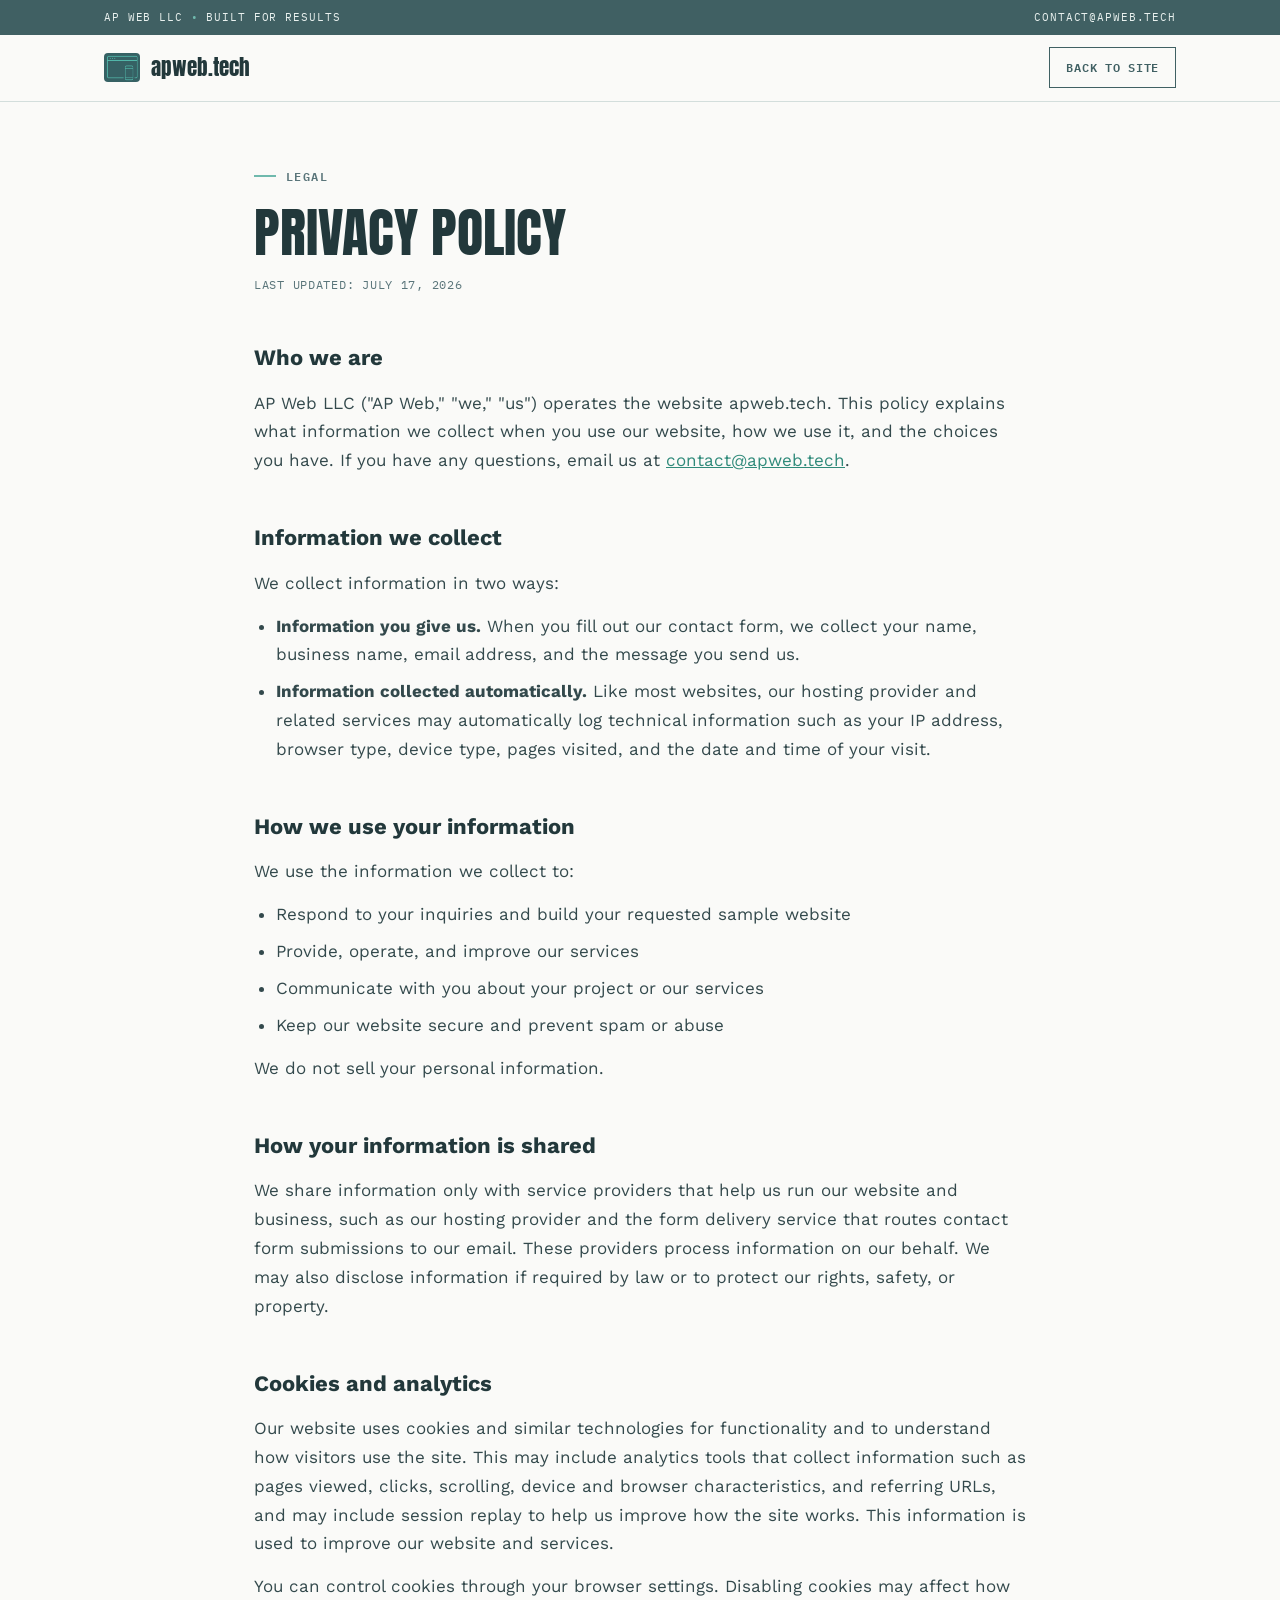
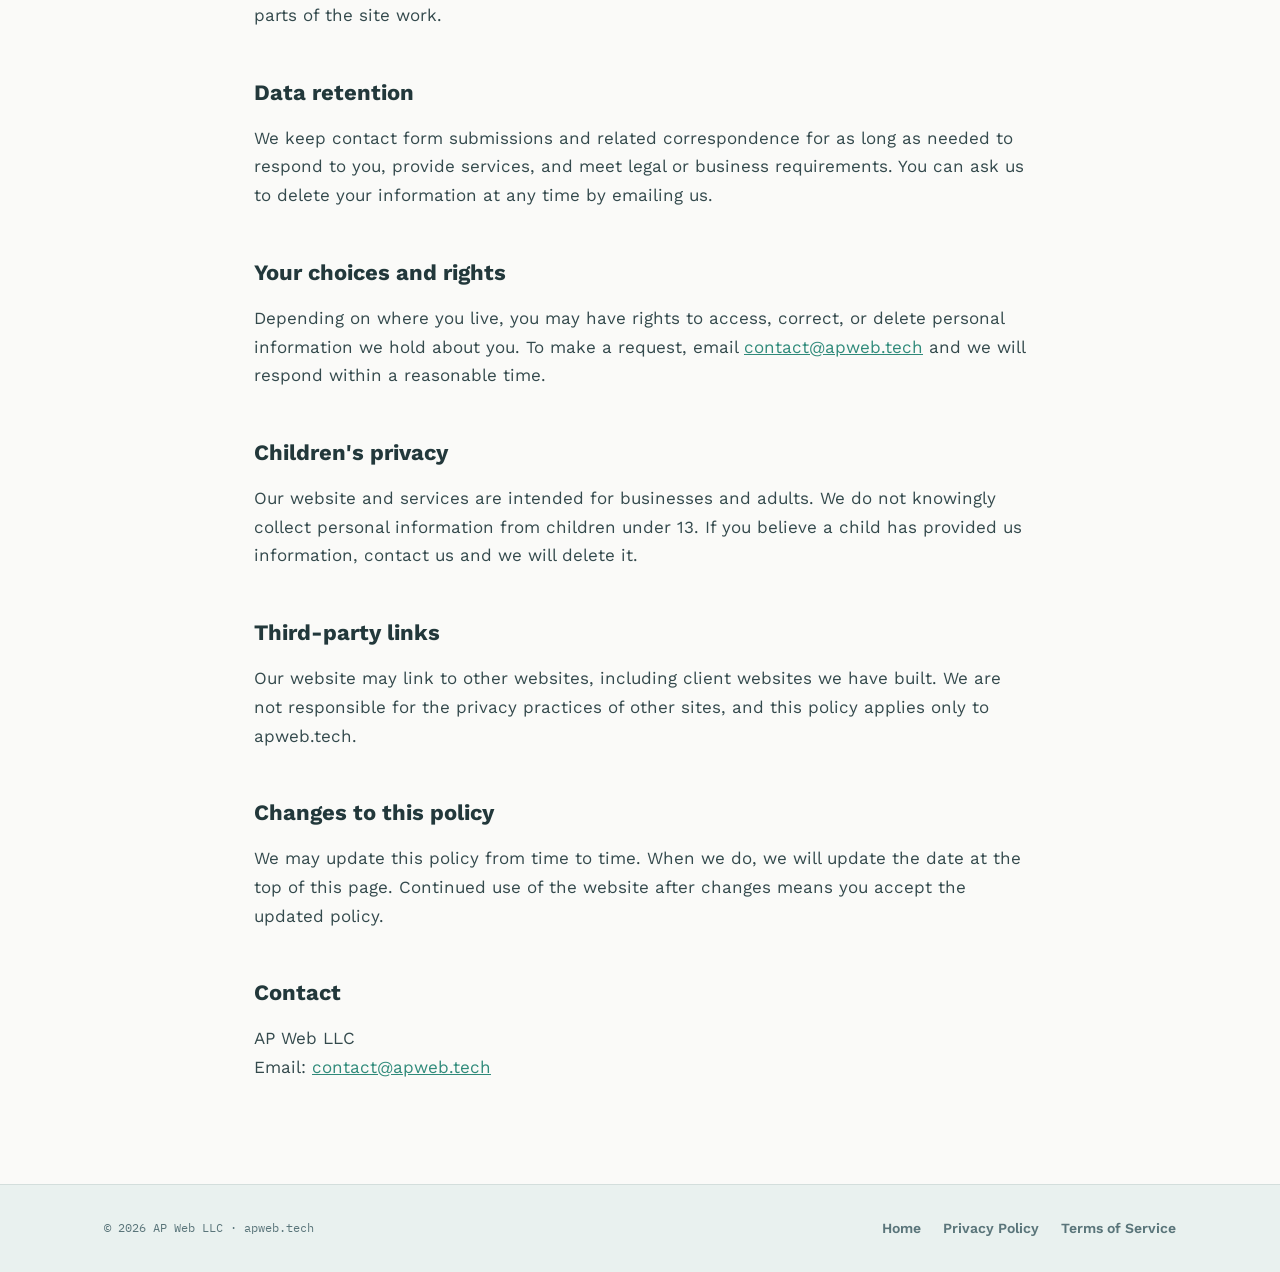
<file: privacy.html>
<!DOCTYPE html>
<html lang="en">
<head>
<meta charset="UTF-8">
<meta name="viewport" content="width=device-width, initial-scale=1.0">
<title>Privacy Policy | apweb.tech</title>
<meta name="description" content="Privacy policy for AP Web LLC and apweb.tech.">
<meta name="robots" content="noindex">
<link rel="icon" type="image/png" href="logo-icon.png">
<link rel="preconnect" href="https://fonts.googleapis.com">
<link rel="preconnect" href="https://fonts.gstatic.com" crossorigin>
<script type="text/javascript">
    (function(c,l,a,r,i,t,y){
        c[a]=c[a]||function(){(c[a].q=c[a].q||[]).push(arguments)};
        t=l.createElement(r);t.async=1;t.src="https://www.clarity.ms/tag/"+i;
        y=l.getElementsByTagName(r)[0];y.parentNode.insertBefore(t,y);
    })(window, document, "clarity", "script", "wucybia216");
</script>
<link href="https://fonts.googleapis.com/css2?family=Anton&family=IBM+Plex+Mono:wght@400;500;600&family=Work+Sans:wght@400;500;600;700&display=swap" rel="stylesheet">
<style>
  :root{
    --paper:#FAFAF8;--ink:#22383B;--slate:#406063;--slate-soft:#5A757A;
    --teal:#6FB9AD;--teal-deep:#2F8A7A;--tint:#E9F1EF;--rule:#D3DEDC;
    --display:'Anton',sans-serif;--body:'Work Sans',sans-serif;--mono:'IBM Plex Mono',monospace;
  }
  *{margin:0;padding:0;box-sizing:border-box}
  body{font-family:var(--body);background:var(--paper);color:var(--ink);line-height:1.7;font-size:17px;-webkit-font-smoothing:antialiased}
  ::selection{background:var(--slate);color:var(--paper)}
  a{color:var(--teal-deep)}
  .wrap{max-width:820px;margin:0 auto;padding:0 24px}
  .strip{background:var(--slate);color:#E9F1EF;font-family:var(--mono);font-size:11px;letter-spacing:.08em;text-transform:uppercase;padding:8px 0}
  .strip .wrap{display:flex;justify-content:space-between;gap:16px;flex-wrap:wrap;max-width:1120px}
  .strip .dot{color:var(--teal)}
  .strip a{color:inherit;text-decoration:none}
  header.site{background:var(--paper);border-bottom:1px solid var(--rule)}
  .nav{display:flex;align-items:center;justify-content:space-between;height:66px;max-width:1120px;margin:0 auto;padding:0 24px}
  .logo{font-family:var(--display);font-size:21px;text-decoration:none;display:flex;align-items:center;gap:11px;color:var(--ink)}
  .logo img{width:36px;height:auto;border-radius:4px}
  .back{font-family:var(--mono);font-size:12px;font-weight:600;letter-spacing:.06em;text-transform:uppercase;text-decoration:none;border:1.5px solid var(--slate);padding:9px 16px;color:var(--slate)}
  .back:hover{background:var(--slate);color:var(--paper)}
  main{padding:64px 0 88px}
  .eyebrow{font-family:var(--mono);font-size:12px;font-weight:600;letter-spacing:.12em;text-transform:uppercase;color:var(--slate-soft);display:flex;align-items:center;gap:10px;margin-bottom:18px}
  .eyebrow::before{content:"";width:22px;height:2px;background:var(--teal)}
  h1{font-family:var(--display);font-weight:400;text-transform:uppercase;font-size:clamp(34px,5vw,54px);line-height:1.05}
  .updated{font-family:var(--mono);font-size:12px;color:var(--slate-soft);margin-top:14px;letter-spacing:.06em;text-transform:uppercase}
  h2{font-size:22px;font-weight:700;margin:44px 0 12px}
  p,li{color:#33494C}
  p{margin-bottom:14px}
  ul{margin:0 0 14px 22px}
  li{margin-bottom:8px}
  footer{border-top:1px solid var(--rule);padding:32px 0;background:var(--tint)}
  .foot{display:flex;justify-content:space-between;gap:20px;flex-wrap:wrap;align-items:center;max-width:1120px;margin:0 auto;padding:0 24px;font-family:var(--mono);font-size:12px;color:var(--slate-soft)}
  .foot a{color:var(--slate-soft);text-decoration:none;font-family:var(--body);font-weight:600;font-size:14px}
  .foot a:hover{color:var(--ink)}
  .foot nav{display:flex;gap:22px;flex-wrap:wrap}
</style>
</head>
<body>

<div class="strip">
  <div class="wrap">
    <span>AP Web LLC <span class="dot">&bull;</span> Built for results</span>
    <span><a href="mailto:contact@apweb.tech">contact@apweb.tech</a></span>
  </div>
</div>

<header class="site">
  <div class="nav">
    <a class="logo" href="index.html"><img src="logo-icon.png" alt="AP Web logo"> apweb.tech</a>
    <a class="back" href="index.html">Back to site</a>
  </div>
</header>

<main>
  <div class="wrap">
    <div class="eyebrow">Legal</div>
    <h1>Privacy Policy</h1>
    <p class="updated">Last updated: July 17, 2026</p>

    <h2>Who we are</h2>
    <p>AP Web LLC ("AP Web," "we," "us") operates the website apweb.tech. This policy explains what information we collect when you use our website, how we use it, and the choices you have. If you have any questions, email us at <a href="mailto:contact@apweb.tech">contact@apweb.tech</a>.</p>

    <h2>Information we collect</h2>
    <p>We collect information in two ways:</p>
    <ul>
      <li><strong>Information you give us.</strong> When you fill out our contact form, we collect your name, business name, email address, and the message you send us.</li>
      <li><strong>Information collected automatically.</strong> Like most websites, our hosting provider and related services may automatically log technical information such as your IP address, browser type, device type, pages visited, and the date and time of your visit.</li>
    </ul>

    <h2>How we use your information</h2>
    <p>We use the information we collect to:</p>
    <ul>
      <li>Respond to your inquiries and build your requested sample website</li>
      <li>Provide, operate, and improve our services</li>
      <li>Communicate with you about your project or our services</li>
      <li>Keep our website secure and prevent spam or abuse</li>
    </ul>
    <p>We do not sell your personal information.</p>

    <h2>How your information is shared</h2>
    <p>We share information only with service providers that help us run our website and business, such as our hosting provider and the form delivery service that routes contact form submissions to our email. These providers process information on our behalf. We may also disclose information if required by law or to protect our rights, safety, or property.</p>

    <h2>Cookies and analytics</h2>
    <p>Our website uses cookies and similar technologies for functionality and to understand how visitors use the site. This may include analytics tools that collect information such as pages viewed, clicks, scrolling, device and browser characteristics, and referring URLs, and may include session replay to help us improve how the site works. This information is used to improve our website and services.</p>
    <p>You can control cookies through your browser settings. Disabling cookies may affect how parts of the site work.</p>

    <h2>Data retention</h2>
    <p>We keep contact form submissions and related correspondence for as long as needed to respond to you, provide services, and meet legal or business requirements. You can ask us to delete your information at any time by emailing us.</p>

    <h2>Your choices and rights</h2>
    <p>Depending on where you live, you may have rights to access, correct, or delete personal information we hold about you. To make a request, email <a href="mailto:contact@apweb.tech">contact@apweb.tech</a> and we will respond within a reasonable time.</p>

    <h2>Children's privacy</h2>
    <p>Our website and services are intended for businesses and adults. We do not knowingly collect personal information from children under 13. If you believe a child has provided us information, contact us and we will delete it.</p>

    <h2>Third-party links</h2>
    <p>Our website may link to other websites, including client websites we have built. We are not responsible for the privacy practices of other sites, and this policy applies only to apweb.tech.</p>

    <h2>Changes to this policy</h2>
    <p>We may update this policy from time to time. When we do, we will update the date at the top of this page. Continued use of the website after changes means you accept the updated policy.</p>

    <h2>Contact</h2>
    <p>AP Web LLC<br>Email: <a href="mailto:contact@apweb.tech">contact@apweb.tech</a></p>
  </div>
</main>

<footer>
  <div class="foot">
    <span>&copy; 2026 AP Web LLC &middot; apweb.tech</span>
    <nav>
      <a href="index.html">Home</a>
      <a href="privacy.html">Privacy Policy</a>
      <a href="terms.html">Terms of Service</a>
    </nav>
  </div>
</footer>

</body>
</html>
</file>
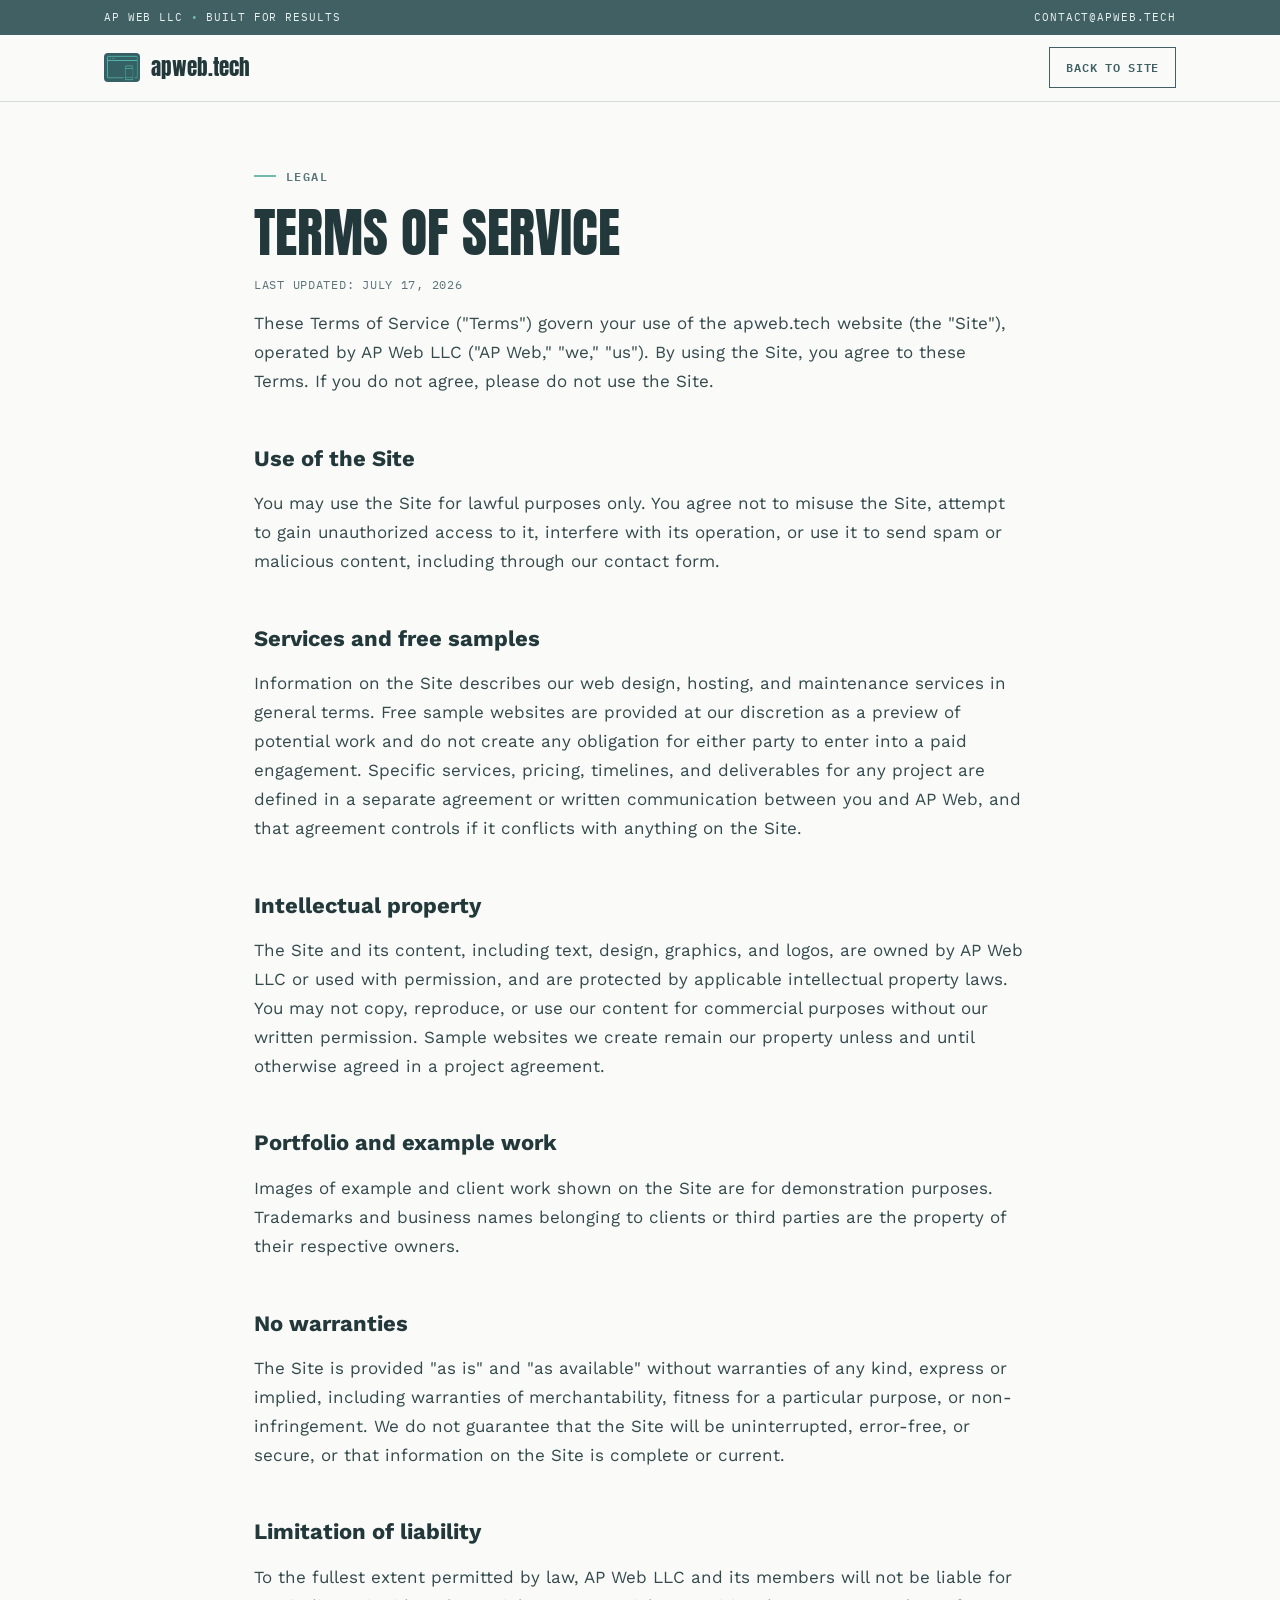
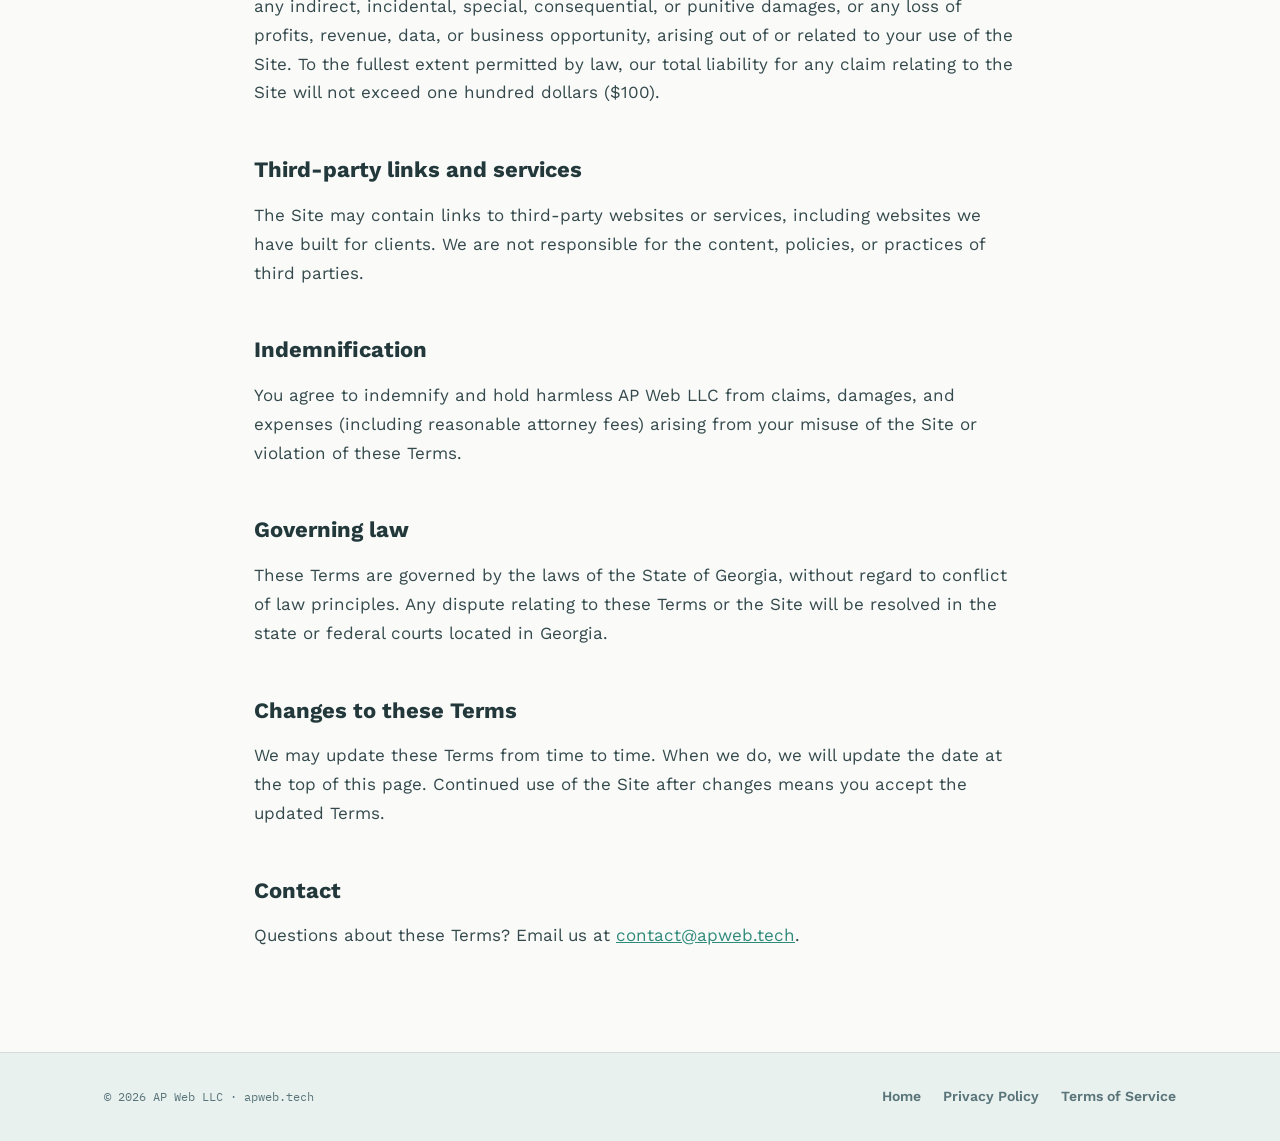
<file: terms.html>
<!DOCTYPE html>
<html lang="en">
<head>
<meta charset="UTF-8">
<meta name="viewport" content="width=device-width, initial-scale=1.0">
<title>Terms of Service | apweb.tech</title>
<meta name="description" content="Terms of service for AP Web LLC and apweb.tech.">
<meta name="robots" content="noindex">
<link rel="icon" type="image/png" href="logo-icon.png">
<link rel="preconnect" href="https://fonts.googleapis.com">
<link rel="preconnect" href="https://fonts.gstatic.com" crossorigin>
<link href="https://fonts.googleapis.com/css2?family=Anton&family=IBM+Plex+Mono:wght@400;500;600&family=Work+Sans:wght@400;500;600;700&display=swap" rel="stylesheet">
<style>
  :root{
    --paper:#FAFAF8;--ink:#22383B;--slate:#406063;--slate-soft:#5A757A;
    --teal:#6FB9AD;--teal-deep:#2F8A7A;--tint:#E9F1EF;--rule:#D3DEDC;
    --display:'Anton',sans-serif;--body:'Work Sans',sans-serif;--mono:'IBM Plex Mono',monospace;
  }
  *{margin:0;padding:0;box-sizing:border-box}
  body{font-family:var(--body);background:var(--paper);color:var(--ink);line-height:1.7;font-size:17px;-webkit-font-smoothing:antialiased}
  ::selection{background:var(--slate);color:var(--paper)}
  a{color:var(--teal-deep)}
  .wrap{max-width:820px;margin:0 auto;padding:0 24px}
  .strip{background:var(--slate);color:#E9F1EF;font-family:var(--mono);font-size:11px;letter-spacing:.08em;text-transform:uppercase;padding:8px 0}
  .strip .wrap{display:flex;justify-content:space-between;gap:16px;flex-wrap:wrap;max-width:1120px}
  .strip .dot{color:var(--teal)}
  .strip a{color:inherit;text-decoration:none}
  header.site{background:var(--paper);border-bottom:1px solid var(--rule)}
  .nav{display:flex;align-items:center;justify-content:space-between;height:66px;max-width:1120px;margin:0 auto;padding:0 24px}
  .logo{font-family:var(--display);font-size:21px;text-decoration:none;display:flex;align-items:center;gap:11px;color:var(--ink)}
  .logo img{width:36px;height:auto;border-radius:4px}
  .back{font-family:var(--mono);font-size:12px;font-weight:600;letter-spacing:.06em;text-transform:uppercase;text-decoration:none;border:1.5px solid var(--slate);padding:9px 16px;color:var(--slate)}
  .back:hover{background:var(--slate);color:var(--paper)}
  main{padding:64px 0 88px}
  .eyebrow{font-family:var(--mono);font-size:12px;font-weight:600;letter-spacing:.12em;text-transform:uppercase;color:var(--slate-soft);display:flex;align-items:center;gap:10px;margin-bottom:18px}
  .eyebrow::before{content:"";width:22px;height:2px;background:var(--teal)}
  h1{font-family:var(--display);font-weight:400;text-transform:uppercase;font-size:clamp(34px,5vw,54px);line-height:1.05}
  .updated{font-family:var(--mono);font-size:12px;color:var(--slate-soft);margin-top:14px;letter-spacing:.06em;text-transform:uppercase}
  h2{font-size:22px;font-weight:700;margin:44px 0 12px}
  p,li{color:#33494C}
  p{margin-bottom:14px}
  ul{margin:0 0 14px 22px}
  li{margin-bottom:8px}
  footer{border-top:1px solid var(--rule);padding:32px 0;background:var(--tint)}
  .foot{display:flex;justify-content:space-between;gap:20px;flex-wrap:wrap;align-items:center;max-width:1120px;margin:0 auto;padding:0 24px;font-family:var(--mono);font-size:12px;color:var(--slate-soft)}
  .foot a{color:var(--slate-soft);text-decoration:none;font-family:var(--body);font-weight:600;font-size:14px}
  .foot a:hover{color:var(--ink)}
  .foot nav{display:flex;gap:22px;flex-wrap:wrap}
</style>
</head>
<body>

<div class="strip">
  <div class="wrap">
    <span>AP Web LLC <span class="dot">&bull;</span> Built for results</span>
    <span><a href="mailto:contact@apweb.tech">contact@apweb.tech</a></span>
  </div>
</div>

<header class="site">
  <div class="nav">
    <a class="logo" href="index.html"><img src="logo-icon.png" alt="AP Web logo"> apweb.tech</a>
    <a class="back" href="index.html">Back to site</a>
  </div>
</header>

<main>
  <div class="wrap">
    <div class="eyebrow">Legal</div>
    <h1>Terms of Service</h1>
    <p class="updated">Last updated: July 17, 2026</p>

    <p>These Terms of Service ("Terms") govern your use of the apweb.tech website (the "Site"), operated by AP Web LLC ("AP Web," "we," "us"). By using the Site, you agree to these Terms. If you do not agree, please do not use the Site.</p>

    <h2>Use of the Site</h2>
    <p>You may use the Site for lawful purposes only. You agree not to misuse the Site, attempt to gain unauthorized access to it, interfere with its operation, or use it to send spam or malicious content, including through our contact form.</p>

    <h2>Services and free samples</h2>
    <p>Information on the Site describes our web design, hosting, and maintenance services in general terms. Free sample websites are provided at our discretion as a preview of potential work and do not create any obligation for either party to enter into a paid engagement. Specific services, pricing, timelines, and deliverables for any project are defined in a separate agreement or written communication between you and AP Web, and that agreement controls if it conflicts with anything on the Site.</p>

    <h2>Intellectual property</h2>
    <p>The Site and its content, including text, design, graphics, and logos, are owned by AP Web LLC or used with permission, and are protected by applicable intellectual property laws. You may not copy, reproduce, or use our content for commercial purposes without our written permission. Sample websites we create remain our property unless and until otherwise agreed in a project agreement.</p>

    <h2>Portfolio and example work</h2>
    <p>Images of example and client work shown on the Site are for demonstration purposes. Trademarks and business names belonging to clients or third parties are the property of their respective owners.</p>

    <h2>No warranties</h2>
    <p>The Site is provided "as is" and "as available" without warranties of any kind, express or implied, including warranties of merchantability, fitness for a particular purpose, or non-infringement. We do not guarantee that the Site will be uninterrupted, error-free, or secure, or that information on the Site is complete or current.</p>

    <h2>Limitation of liability</h2>
    <p>To the fullest extent permitted by law, AP Web LLC and its members will not be liable for any indirect, incidental, special, consequential, or punitive damages, or any loss of profits, revenue, data, or business opportunity, arising out of or related to your use of the Site. To the fullest extent permitted by law, our total liability for any claim relating to the Site will not exceed one hundred dollars ($100).</p>

    <h2>Third-party links and services</h2>
    <p>The Site may contain links to third-party websites or services, including websites we have built for clients. We are not responsible for the content, policies, or practices of third parties.</p>

    <h2>Indemnification</h2>
    <p>You agree to indemnify and hold harmless AP Web LLC from claims, damages, and expenses (including reasonable attorney fees) arising from your misuse of the Site or violation of these Terms.</p>

    <h2>Governing law</h2>
    <p>These Terms are governed by the laws of the State of Georgia, without regard to conflict of law principles. Any dispute relating to these Terms or the Site will be resolved in the state or federal courts located in Georgia.</p>

    <h2>Changes to these Terms</h2>
    <p>We may update these Terms from time to time. When we do, we will update the date at the top of this page. Continued use of the Site after changes means you accept the updated Terms.</p>

    <h2>Contact</h2>
    <p>Questions about these Terms? Email us at <a href="mailto:contact@apweb.tech">contact@apweb.tech</a>.</p>
  </div>
</main>

<footer>
  <div class="foot">
    <span>&copy; 2026 AP Web LLC &middot; apweb.tech</span>
    <nav>
      <a href="index.html">Home</a>
      <a href="privacy.html">Privacy Policy</a>
      <a href="terms.html">Terms of Service</a>
    </nav>
  </div>
</footer>

</body>
</html>
</file>
